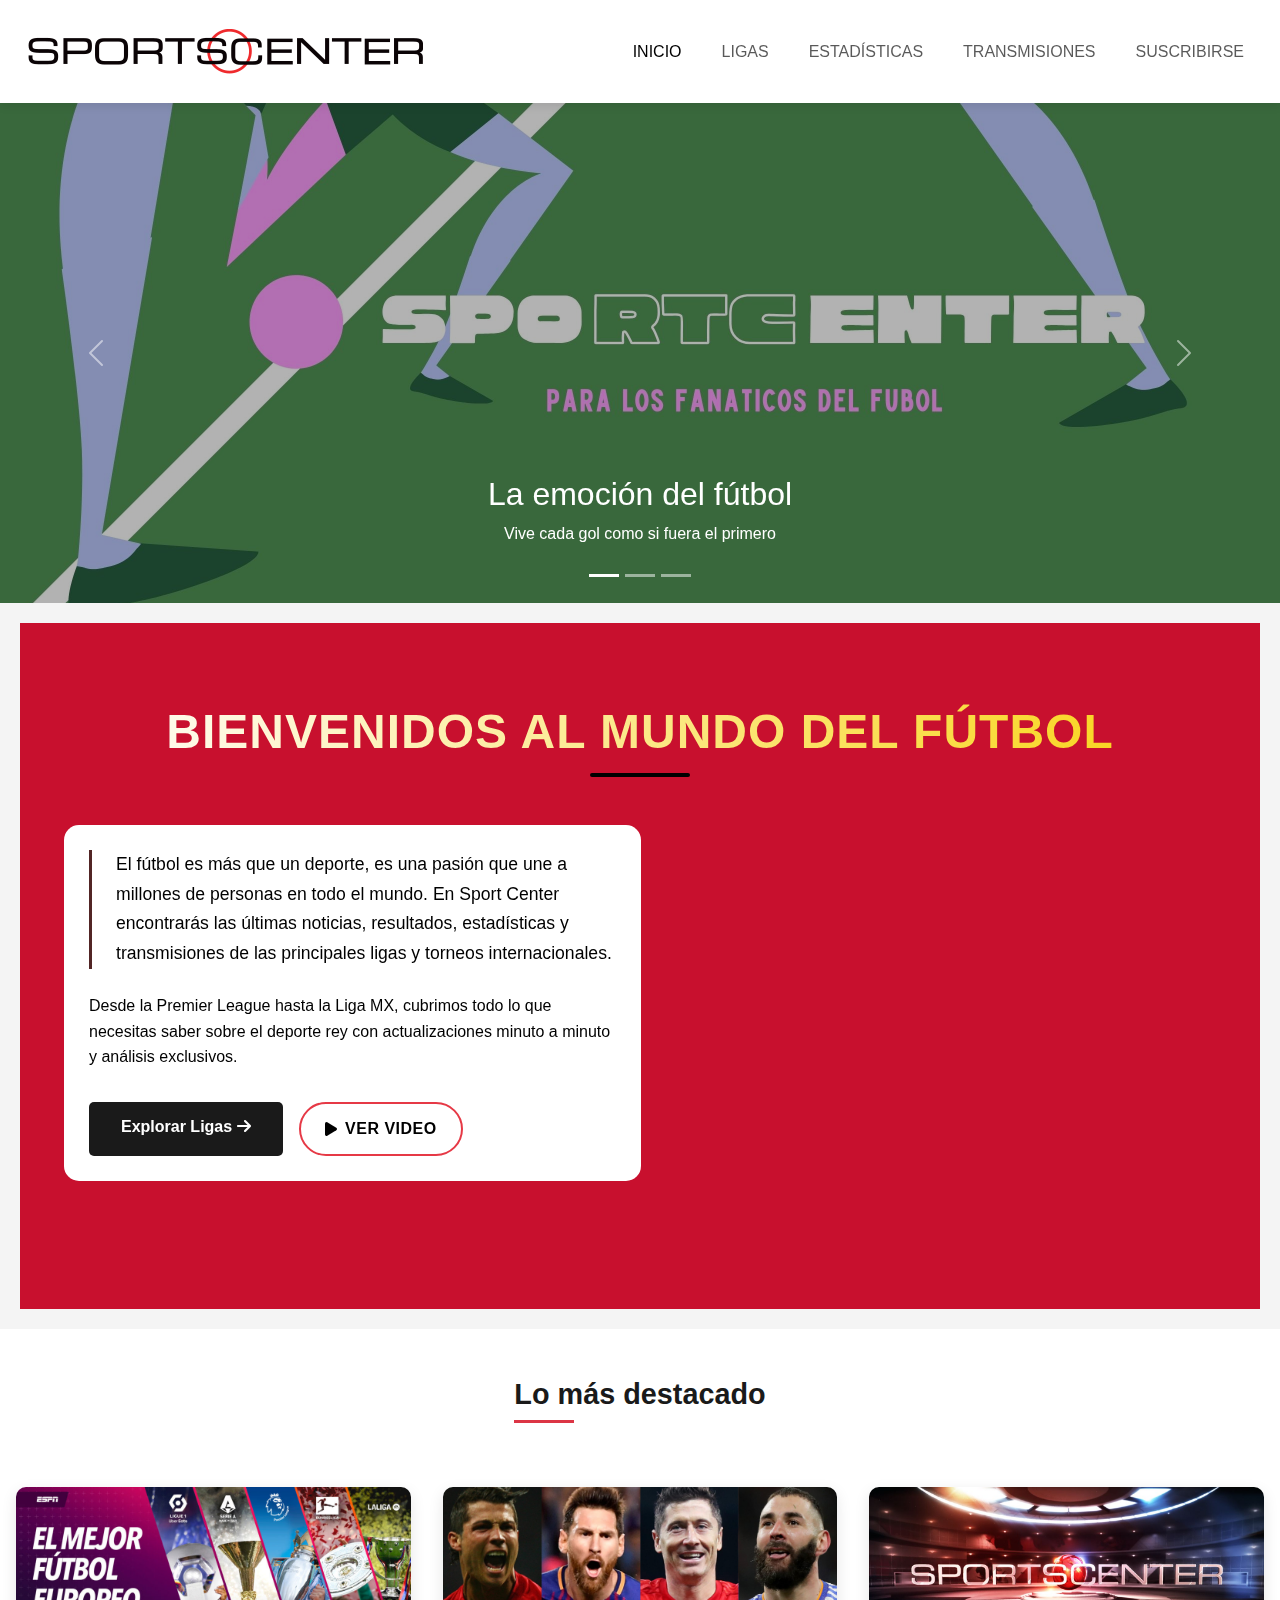
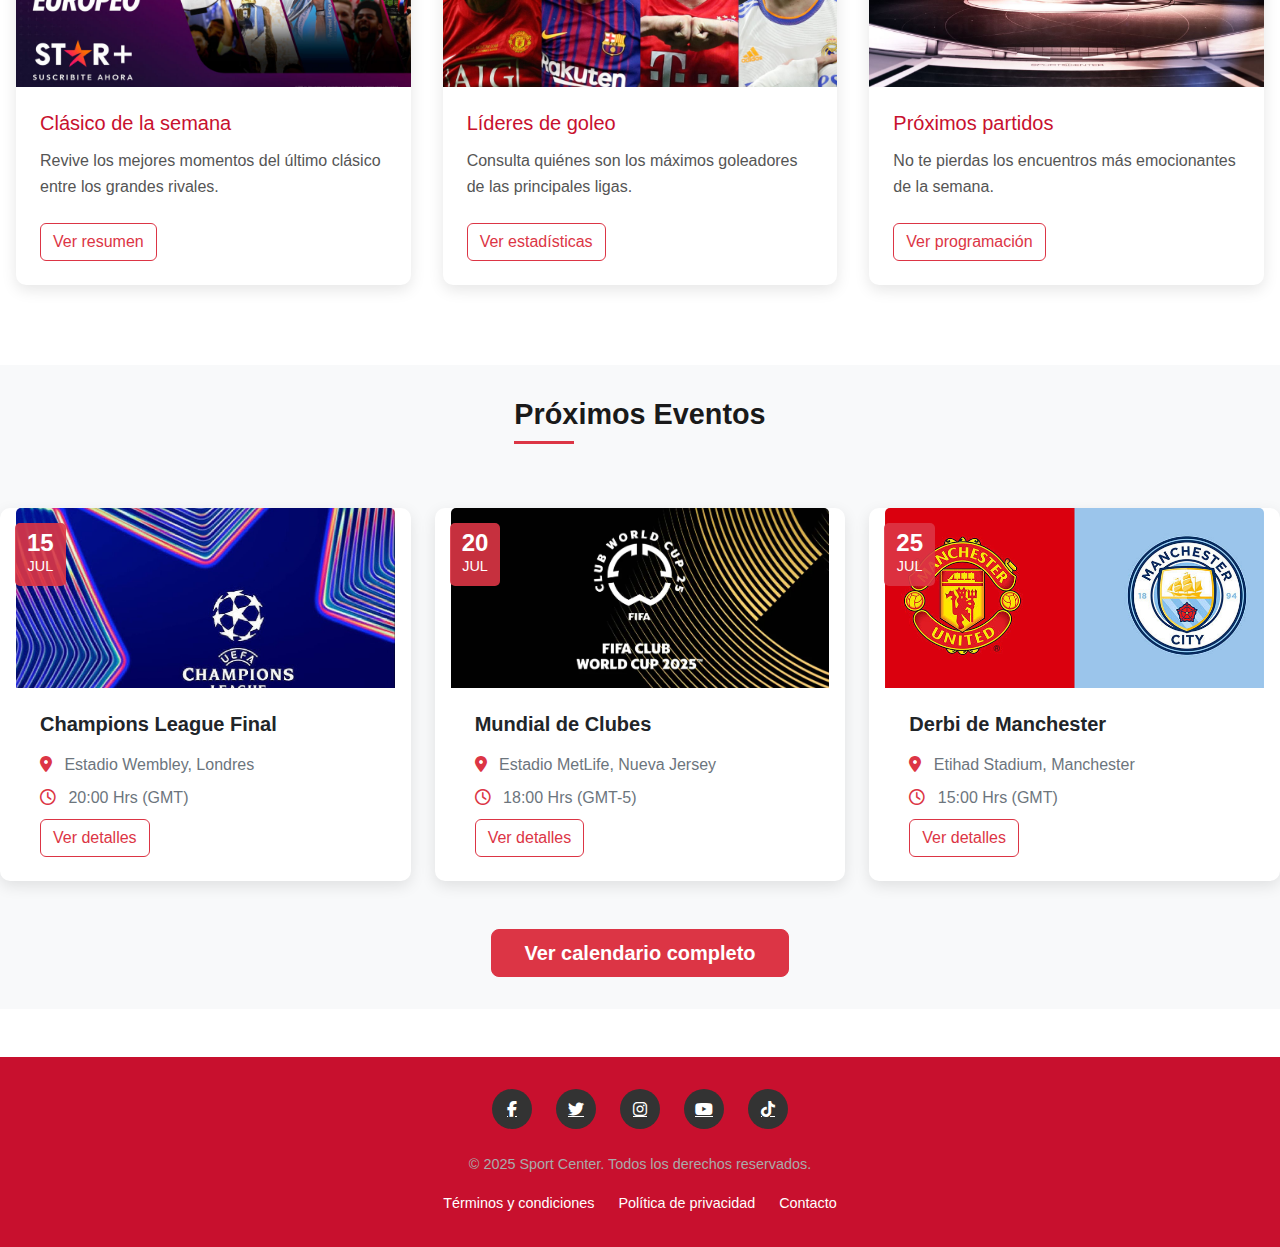
<file: index.html>
<!DOCTYPE html>
<html lang="es">

<head>
    <meta charset="UTF-8">
    <meta name="viewport" content="width=device-width, initial-scale=1.0">
    <link rel="stylesheet" href="https://cdnjs.cloudflare.com/ajax/libs/font-awesome/6.4.0/css/all.min.css">
    <link rel="stylesheet" href="https://cdn.jsdelivr.net/npm/bootstrap@5.3.2/dist/css/bootstrap.min.css">
    <link rel="stylesheet" href="css/style.css">
    <title>Sport Center</title>
</head>

<body>
    <div class="grid-container">


        <header class="header sticky-top">
            <nav class="navbar navbar-expand-lg">
                <div class="container-fluid">
                    <a class="navbar-brand" href="index.html">
                        <img src="img/logo.png" alt="Logo Sport Center" class="logo-img">
                    </a>

                    <div class="d-flex align-items-center">

                        <button class="navbar-toggler" type="button" data-bs-toggle="collapse"
                            data-bs-target="#navbarNav" aria-controls="navbarNav" aria-expanded="false"
                            aria-label="Toggle navigation">
                            <span class="navbar-toggler-icon"></span>
                        </button>
                    </div>

                    <div class="collapse navbar-collapse" id="navbarNav">
                        <ul class="navbar-nav ms-auto">
                            <li class="nav-item"><a class="nav-link active" href="index.html">INICIO</a></li>
                            <li class="nav-item"><a class="nav-link" href="ligas.html">LIGAS</a></li>
                            <li class="nav-item"><a class="nav-link" href="estadisticas.html">ESTADÍSTICAS</a></li>
                            <li class="nav-item"><a class="nav-link" href="transmisiones.html">TRANSMISIONES</a></li>
                            <li class="nav-item"><a class="nav-link btn-subscribe" href="suscribir.html"
                                    id="btnSuscribir">SUSCRIBIRSE</a></li>
                        </ul>
                    </div>
                </div>
            </nav>
        </header>


        <div id="mainCarousel" class="carousel slide carousel-fade" data-bs-ride="carousel" data-bs-interval="3000">
            <div class="carousel-indicators">
                <button type="button" data-bs-target="#mainCarousel" data-bs-slide-to="0" class="active"
                    aria-current="true" aria-label="Slide 1"></button>
                <button type="button" data-bs-target="#mainCarousel" data-bs-slide-to="1" aria-label="Slide 2"></button>
                <button type="button" data-bs-target="#mainCarousel" data-bs-slide-to="2" aria-label="Slide 3"></button>
            </div>

            <div class="carousel-inner">
                <div class="carousel-item active">
                    <img src="img/banner1.jpg" class="d-block w-100" alt="Estadio de fútbol">
                    <div class="carousel-caption d-none d-md-block">
                        <h2>La emoción del fútbol</h2>
                        <p>Vive cada gol como si fuera el primero</p>
                    </div>
                </div>
                <div class="carousel-item">
                    <img src="img/banner2.jpg" class="d-block w-100" alt="Jugadores celebrando">
                    <div class="carousel-caption d-none d-md-block">
                        <h2>Resultados en tiempo real</h2>
                        <p>No te pierdas ningún detalle de tus ligas favoritas</p>
                    </div>
                </div>
                <div class="carousel-item">
                    <img src="img/banner3.jpg" class="d-block w-100" alt="Partido en progreso">
                    <div class="carousel-caption d-none d-md-block">
                        <h2>Transmisiones en vivo</h2>
                        <p>Disfruta de los mejores partidos donde quiera que estés</p>
                    </div>
                </div>
            </div>

            <button class="carousel-control-prev" type="button" data-bs-target="#mainCarousel" data-bs-slide="prev">
                <span class="carousel-control-prev-icon" aria-hidden="true"></span>
                <span class="visually-hidden">Anterior</span>
            </button>
            <button class="carousel-control-next" type="button" data-bs-target="#mainCarousel" data-bs-slide="next">
                <span class="carousel-control-next-icon" aria-hidden="true"></span>
                <span class="visually-hidden">Siguiente</span>
            </button>
        </div>

        <main class="main">
            <section class="welcome-section">
                <div class="container">
                    <h1 class="welcome-title">Bienvenidos al mundo del fútbol</h1>
                    <div class="welcome-content">
                        <div class="welcome-text">
                            <p class="highlight-text">El fútbol es más que un deporte, es una pasión que une a millones
                                de personas en todo el mundo. En Sport Center encontrarás las últimas noticias,
                                resultados, estadísticas y transmisiones de las principales ligas y torneos
                                internacionales.</p>
                            <p>Desde la Premier League hasta la Liga MX, cubrimos todo lo que necesitas saber sobre el
                                deporte rey con actualizaciones minuto a minuto y análisis exclusivos.</p>
                            <div class="buttons-container">
                                <a href="ligas.html" class="btn btn-explore">Explorar Ligas <i
                                        class="fas fa-arrow-right"></i></a>
                                <a href="#" class="btn btn-video"><i class="fas fa-play"></i> Ver Video</a>
                            </div>
                        </div>
                        <div class="welcome-media">

                            <iframe width="560" height="315"
                                src="https://www.youtube.com/embed/n5znAa0-8xU?controls=0&autoplay=1&mute=1&loop=1&playlist=n5znAa0-8xU"
                                title="YouTube video player" frameborder="0" allow="autoplay; encrypted-media"
                                allowfullscreen>
                            </iframe>



                        </div>

                        <img src="img/estadio.jpeg" alt="Estadio de fútbol"
                            class="backup-image img-fluid rounded shadow">
                    </div>
                </div>
    </div>
    </section>


    <section class="highlights mt-5">
            <div class="section-header">
  <h2 class="section-title">Lo más destacado</h2>
</div>

        <div class="highlight-cards">
            <div class="card highlight-card">
                <img src="img/clasicos.jpg" class="card-img-top" alt="Partido destacado">
                <div class="card-body">
                    <h5 class="card-title">Clásico de la semana</h5>
                    <p class="card-text">Revive los mejores momentos del último clásico entre los grandes
                        rivales.</p>
                    <a href="#" class="btn btn-outline-danger">Ver resumen</a>
                </div>
            </div>
            <div class="card highlight-card">
                <img src="img/maximos.jpeg" class="card-img-top" alt="Estadísticas">
                <div class="card-body">
                    <h5 class="card-title">Líderes de goleo</h5>
                    <p class="card-text">Consulta quiénes son los máximos goleadores de las principales ligas.
                    </p>
                    <a href="estadisticas.html" class="btn btn-outline-danger">Ver estadísticas</a>
                </div>
            </div>
            <div class="card highlight-card">
                <img src="img/transmisiones.jpg" class="card-img-top" alt="Transmisión">
                <div class="card-body">
                    <h5 class="card-title">Próximos partidos</h5>
                    <p class="card-text">No te pierdas los encuentros más emocionantes de la semana.</p>
                    <a href="transmisiones.html" class="btn btn-outline-danger">Ver programación</a>
                </div>
            </div>
        </div>
    </section>


    <section class="upcoming-events mt-5">
    <div class="section-header">
        <h2 class="section-title">Próximos Eventos</h2>
       
    </div>

    <div class="event-cards row">
        <div class="col-md-4 mb-4">
            <div class="card event-card h-100">
                <div class="event-date">
                    <span class="day">15</span>
                    <span class="month">Jul</span>
                </div>
                <img src="img/champions.jpg" class="card-img-top" alt="Partido de Champions">
                <div class="card-body">
                    <h5 class="card-title">Champions League Final</h5>
                    <p class="card-text"><i class="fas fa-map-marker-alt"></i> Estadio Wembley, Londres</p>
                    <p class="card-text"><i class="far fa-clock"></i> 20:00 Hrs (GMT)</p>
                    <a href="transmisiones.html" class="btn btn-outline-danger">Ver detalles</a>
                </div>
            </div>
        </div>
        
        <div class="col-md-4 mb-4">
            <div class="card event-card h-100">
                <div class="event-date">
                    <span class="day">20</span>
                    <span class="month">Jul</span>
                </div>
                <img src="img/mundial.png" class="card-img-top" alt="Partido de Liga MX">
                <div class="card-body">
                    <h5 class="card-title">Mundial de Clubes</h5>
                    <p class="card-text"><i class="fas fa-map-marker-alt"></i> Estadio MetLife, Nueva Jersey</p>
                    <p class="card-text"><i class="far fa-clock"></i> 18:00 Hrs (GMT-5)</p>
                    <a href="transmisiones.html" class="btn btn-outline-danger">Ver detalles</a>
                </div>
            </div>
        </div>
        
        <div class="col-md-4 mb-4">
            <div class="card event-card h-100">
                <div class="event-date">
                    <span class="day">25</span>
                    <span class="month">Jul</span>
                </div>
                <img src="img/derbi.jpg" class="card-img-top" alt="Partido de Premier League">
                <div class="card-body">
                    <h5 class="card-title">Derbi de Manchester</h5>
                    <p class="card-text"><i class="fas fa-map-marker-alt"></i> Etihad Stadium, Manchester</p>
                    <p class="card-text"><i class="far fa-clock"></i> 15:00 Hrs (GMT)</p>
                    <a href="transmisiones.html" class="btn btn-outline-danger">Ver detalles</a>
                </div>
            </div>
        </div>
    </div>
    
    <div class="text-center mt-4">
        <a href="transmisiones.html" class="btn btn-danger btn-lg">Ver calendario completo</a>
    </div>
</section>
    </main>



    <footer class="footer">
        <div class="footer-content">
            <div class="social-links">
                <a href="#" class="social-link"><i class="fab fa-facebook-f"></i></a>
                <a href="#" class="social-link"><i class="fab fa-twitter"></i></a>
                <a href="#" class="social-link"><i class="fab fa-instagram"></i></a>
                <a href="#" class="social-link"><i class="fab fa-youtube"></i></a>
                <a href="#" class="social-link"><i class="fab fa-tiktok"></i></a>
            </div>
            <div class="footer-info">
                <p>&copy; 2025 Sport Center. Todos los derechos reservados.</p>
                <div class="footer-links">
                    <a href="#">Términos y condiciones</a>
                    <a href="#">Política de privacidad</a>
                    <a href="#">Contacto</a>
                </div>
            </div>
        </div>
    </footer>
    </div>
    </div>

    <script src="https://cdn.jsdelivr.net/npm/bootstrap@5.3.2/dist/js/bootstrap.bundle.min.js"></script>
    <script src="js/script.js"></script>
</body>

</html>
</file>
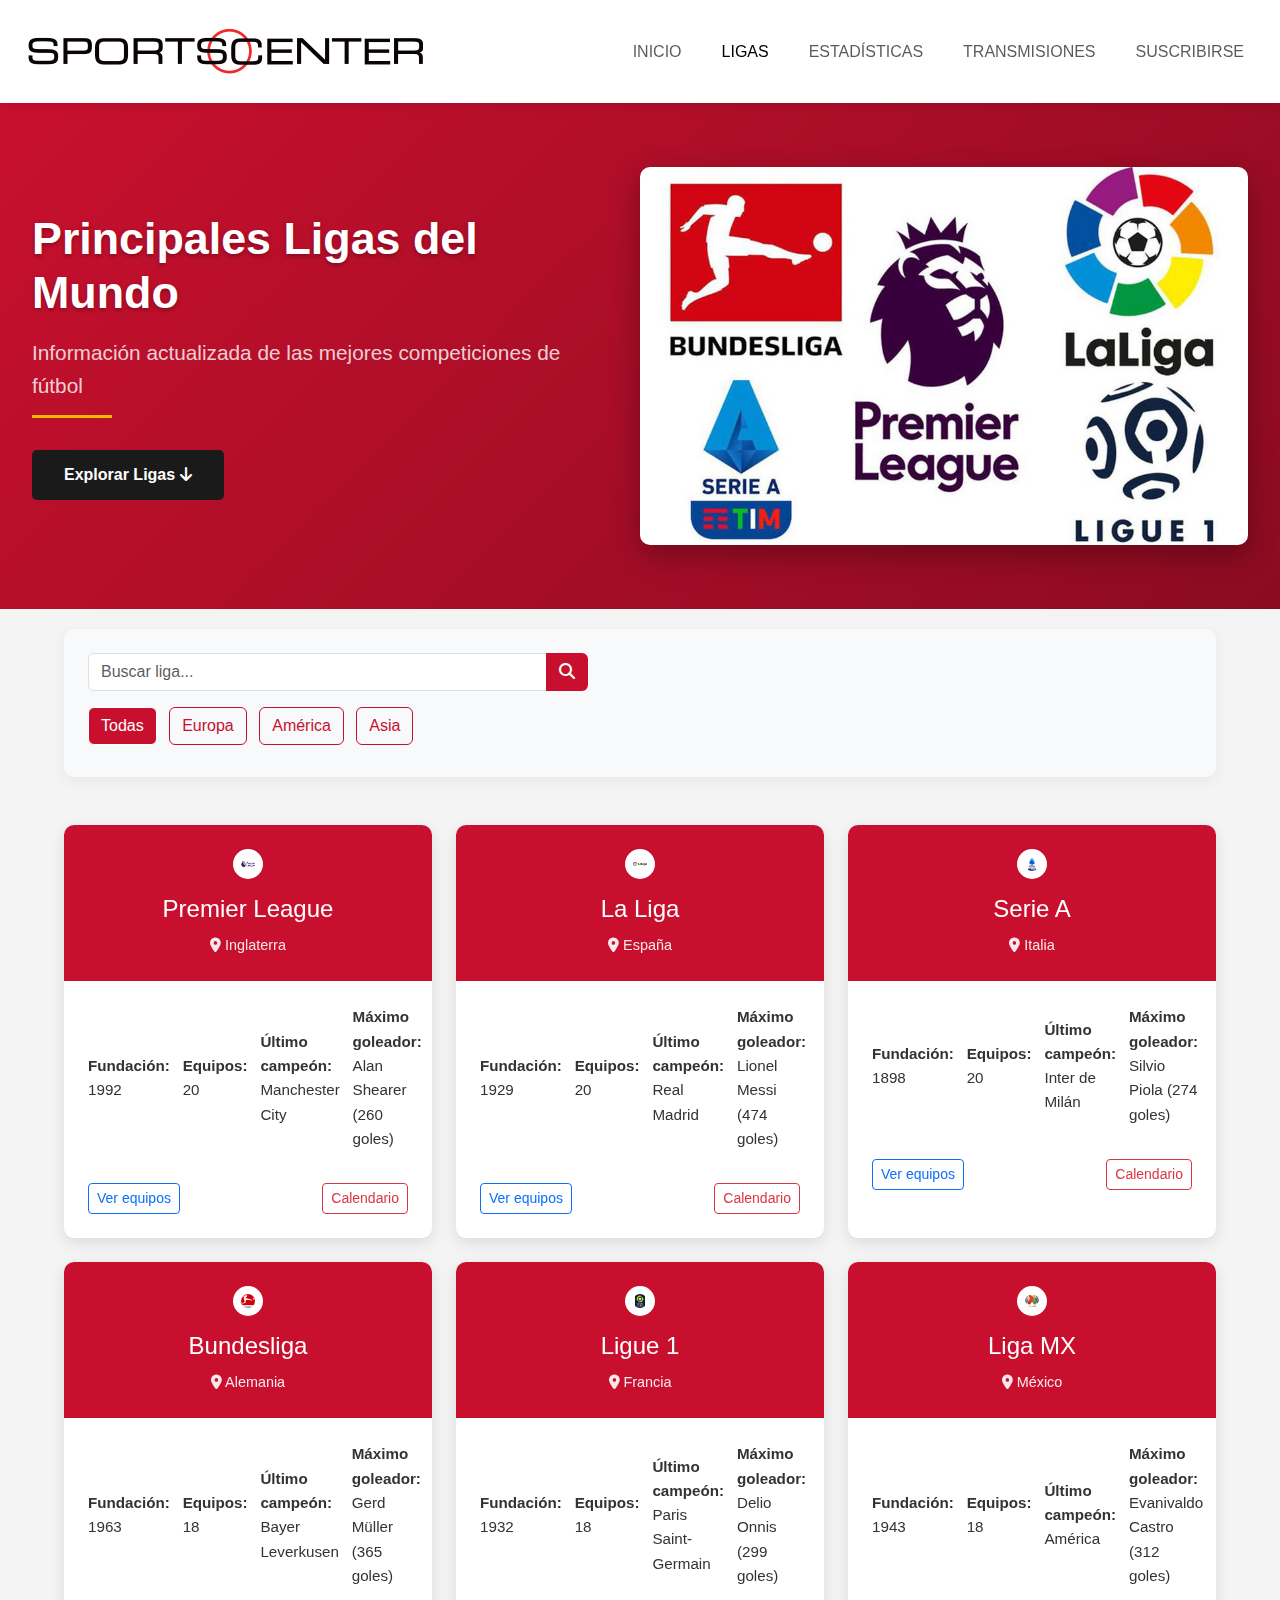
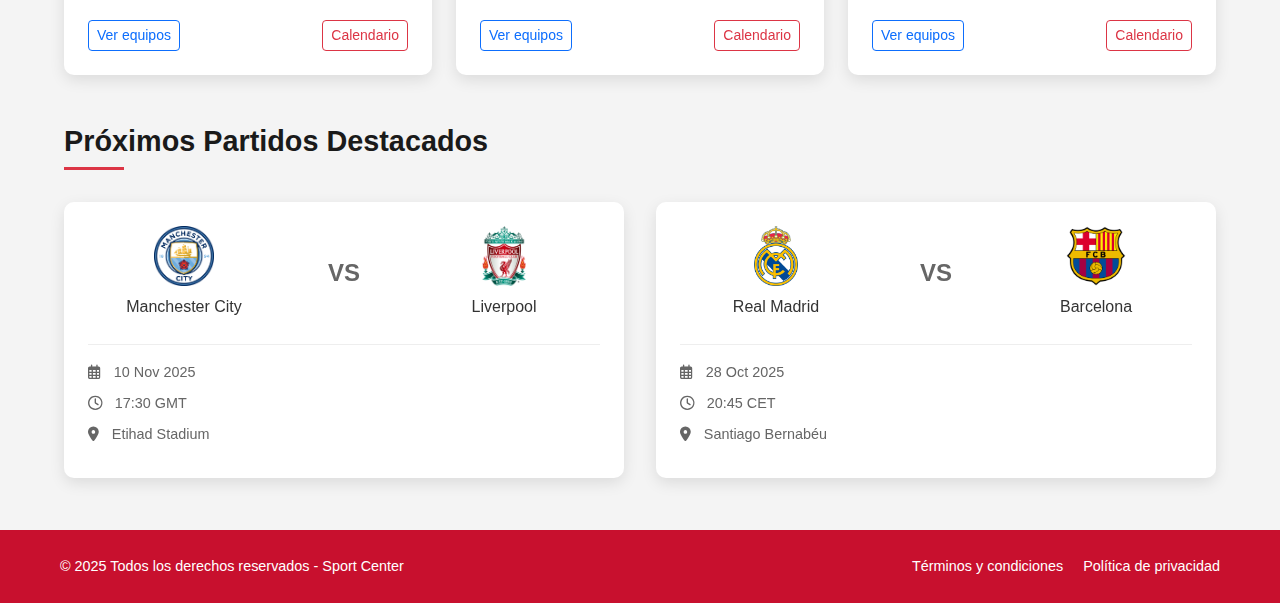
<file: ligas.html>
<!DOCTYPE html>
<html lang="es">
<head>
    <meta charset="UTF-8">
    <meta name="viewport" content="width=device-width, initial-scale=1.0">
    <title>Ligas de Fútbol | Sport Center</title>
    <link rel="stylesheet" href="https://cdnjs.cloudflare.com/ajax/libs/font-awesome/6.4.0/css/all.min.css">
    <link rel="stylesheet" href="https://cdn.jsdelivr.net/npm/bootstrap@5.3.2/dist/css/bootstrap.min.css">
    <link rel="stylesheet" href="css/style.css">
</head>
<body>
    <div class="grid-container">

       
        <header class="header sticky-top">
            <nav class="navbar navbar-expand-lg">
                <div class="container-fluid">
                    <a class="navbar-brand" href="index.html">
                        <img src="img/logo.png" alt="Logo Sport Center" class="logo-img">
                    </a>
                    
                    <div class="d-flex align-items-center">
                        
                        <button class="navbar-toggler" type="button" data-bs-toggle="collapse" data-bs-target="#navbarNav" aria-controls="navbarNav" aria-expanded="false" aria-label="Toggle navigation">
                            <span class="navbar-toggler-icon"></span>
                        </button>
                    </div>
                    
                    <div class="collapse navbar-collapse" id="navbarNav">
                        <ul class="navbar-nav ms-auto">                
                            <li class="nav-item"><a class="nav-link" href="index.html">INICIO</a></li>
                            <li class="nav-item"><a class="nav-link active" href="ligas.html">LIGAS</a></li>
                            <li class="nav-item"><a class="nav-link" href="estadisticas.html">ESTADÍSTICAS</a></li>
                            <li class="nav-item"><a class="nav-link" href="transmisiones.html">TRANSMISIONES</a></li>
                            <li class="nav-item"><a class="nav-link btn-subscribe" href="suscribir.html" id="btnSuscribir">SUSCRIBIRSE</a></li>
                        </ul>
                    </div>
                </div>
            </nav>
        </header>

       
        <section class="league-hero">
            <div class="hero-content">
                <h1>Principales Ligas del Mundo</h1>
                <p class="lead">Información actualizada de las mejores competiciones de fútbol</p>
                <a href="#ligas-container" class="btn btn-explore">Explorar Ligas <i class="fas fa-arrow-down"></i></a>
            </div>
            <div class="hero-image">
                <img src="img/ligas.jpg" alt="Imagen de ligas" class="img-fluid">
            </div>
        </section>

        
        <main class="ligas-container" id="ligas-container">
            <div class="container">
                
                <div class="league-filter mb-5">
                    <div class="input-group">
                        <input type="text" class="form-control" placeholder="Buscar liga..." id="leagueSearch">
                        <button class="btn btn-search" type="button"><i class="fas fa-search"></i></button>
                    </div>
                    <div class="filter-buttons mt-3">
                        <button class="btn btn-filter active" data-filter="all">Todas</button>
                        <button class="btn btn-filter" data-filter="europe">Europa</button>
                        <button class="btn btn-filter" data-filter="america">América</button>
                        <button class="btn btn-filter" data-filter="asia">Asia</button>
                    </div>
                </div>

                
                <div class="row g-4 league-grid">
                  
                    <div class="col-md-6 col-lg-4" data-region="europe">
                        <div class="league-card">
                            <div class="league-header">
                                <img src="img//premier.png" alt="Premier League" class="league-logo">
                                <h3>Premier League</h3>
                                <span class="league-country"><i class="fas fa-map-marker-alt"></i> Inglaterra</span>
                            </div>
                            <div class="league-body">
                                <div class="league-info">
                                    <p><strong>Fundación:</strong> 1992</p>
                                    <p><strong>Equipos:</strong> 20</p>
                                    <p><strong>Último campeón:</strong> Manchester City</p>
                                    <p><strong>Máximo goleador:</strong> Alan Shearer (260 goles)</p>
                                </div>
                                <div class="league-actions">
                                    <a href="#" class="btn btn-outline-primary btn-sm">Ver equipos</a>
                                    <a href="#" class="btn btn-outline-danger btn-sm">Calendario</a>
                                </div>
                            </div>
                        </div>
                    </div>

                   
                    <div class="col-md-6 col-lg-4" data-region="europe">
                        <div class="league-card">
                            <div class="league-header">
                                <img src="img/laliga.png" alt="La Liga" class="league-logo">
                                <h3>La Liga</h3>
                                <span class="league-country"><i class="fas fa-map-marker-alt"></i> España</span>
                            </div>
                            <div class="league-body">
                                <div class="league-info">
                                    <p><strong>Fundación:</strong> 1929</p>
                                    <p><strong>Equipos:</strong> 20</p>
                                    <p><strong>Último campeón:</strong> Real Madrid</p>
                                    <p><strong>Máximo goleador:</strong> Lionel Messi (474 goles)</p>
                                </div>
                                <div class="league-actions">
                                    <a href="#" class="btn btn-outline-primary btn-sm">Ver equipos</a>
                                    <a href="#" class="btn btn-outline-danger btn-sm">Calendario</a>
                                </div>
                            </div>
                        </div>
                    </div>

                    
                    <div class="col-md-6 col-lg-4" data-region="europe">
                        <div class="league-card">
                            <div class="league-header">
                                <img src="img/seriea.png" alt="Serie A" class="league-logo">
                                <h3>Serie A</h3>
                                <span class="league-country"><i class="fas fa-map-marker-alt"></i> Italia</span>
                            </div>
                            <div class="league-body">
                                <div class="league-info">
                                    <p><strong>Fundación:</strong> 1898</p>
                                    <p><strong>Equipos:</strong> 20</p>
                                    <p><strong>Último campeón:</strong> Inter de Milán</p>
                                    <p><strong>Máximo goleador:</strong> Silvio Piola (274 goles)</p>
                                </div>
                                <div class="league-actions">
                                    <a href="#" class="btn btn-outline-primary btn-sm">Ver equipos</a>
                                    <a href="#" class="btn btn-outline-danger btn-sm">Calendario</a>
                                </div>
                            </div>
                        </div>
                    </div>

                   
                    <div class="col-md-6 col-lg-4" data-region="europe">
                        <div class="league-card">
                            <div class="league-header">
                                <img src="img/bundesliga.png" alt="Bundesliga" class="league-logo">
                                <h3>Bundesliga</h3>
                                <span class="league-country"><i class="fas fa-map-marker-alt"></i> Alemania</span>
                            </div>
                            <div class="league-body">
                                <div class="league-info">
                                    <p><strong>Fundación:</strong> 1963</p>
                                    <p><strong>Equipos:</strong> 18</p>
                                    <p><strong>Último campeón:</strong> Bayer Leverkusen</p>
                                    <p><strong>Máximo goleador:</strong> Gerd Müller (365 goles)</p>
                                </div>
                                <div class="league-actions">
                                    <a href="#" class="btn btn-outline-primary btn-sm">Ver equipos</a>
                                    <a href="#" class="btn btn-outline-danger btn-sm">Calendario</a>
                                </div>
                            </div>
                        </div>
                    </div>

                   
                    <div class="col-md-6 col-lg-4" data-region="europe">
                        <div class="league-card">
                            <div class="league-header">
                                <img src="img/lige1.png" alt="Ligue 1" class="league-logo">
                                <h3>Ligue 1</h3>
                                <span class="league-country"><i class="fas fa-map-marker-alt"></i> Francia</span>
                            </div>
                            <div class="league-body">
                                <div class="league-info">
                                    <p><strong>Fundación:</strong> 1932</p>
                                    <p><strong>Equipos:</strong> 18</p>
                                    <p><strong>Último campeón:</strong> Paris Saint-Germain</p>
                                    <p><strong>Máximo goleador:</strong> Delio Onnis (299 goles)</p>
                                </div>
                                <div class="league-actions">
                                    <a href="#" class="btn btn-outline-primary btn-sm">Ver equipos</a>
                                    <a href="#" class="btn btn-outline-danger btn-sm">Calendario</a>
                                </div>
                            </div>
                        </div>
                    </div>

                    
                    <div class="col-md-6 col-lg-4" data-region="america">
                        <div class="league-card">
                            <div class="league-header">
                                <img src="img/ligamx.png" alt="Liga MX" class="league-logo">
                                <h3>Liga MX</h3>
                                <span class="league-country"><i class="fas fa-map-marker-alt"></i> México</span>
                            </div>
                            <div class="league-body">
                                <div class="league-info">
                                    <p><strong>Fundación:</strong> 1943</p>
                                    <p><strong>Equipos:</strong> 18</p>
                                    <p><strong>Último campeón:</strong> América</p>
                                    <p><strong>Máximo goleador:</strong> Evanivaldo Castro (312 goles)</p>
                                </div>
                                <div class="league-actions">
                                    <a href="#" class="btn btn-outline-primary btn-sm">Ver equipos</a>
                                    <a href="#" class="btn btn-outline-danger btn-sm">Calendario</a>
                                </div>
                            </div>
                        </div>
                    </div>
                </div>

                
                <section class="upcoming-matches mt-5">
                    <h2 class="section-title">Próximos Partidos Destacados</h2>
                    <div class="matches-grid">
                        <div class="match-card">
                            <div class="teams">
                                <div class="team">
                                    <img src="img/mancity.png" alt="Manchester City">
                                    <span>Manchester City</span>
                                </div>
                                <div class="vs">VS</div>
                                <div class="team">
                                    <img src="img/liverpool.png" alt="Liverpool">
                                    <span>Liverpool</span>
                                </div>
                            </div>
                            <div class="match-info">
                                <p><i class="far fa-calendar-alt"></i> 10 Nov 2025</p>
                                <p><i class="far fa-clock"></i> 17:30 GMT</p>
                                <p><i class="fas fa-map-marker-alt"></i> Etihad Stadium</p>
                            </div>
                        </div>
                        
                        <div class="match-card">
                            <div class="teams">
                                <div class="team">
                                    <img src="img/realmadrid.png" alt="Real Madrid">
                                    <span>Real Madrid</span>
                                </div>
                                <div class="vs">VS</div>
                                <div class="team">
                                    <img src="img/barcelona.png" alt="Barcelona">
                                    <span>Barcelona</span>
                                </div>
                            </div>
                            <div class="match-info">
                                <p><i class="far fa-calendar-alt"></i> 28 Oct 2025</p>
                                <p><i class="far fa-clock"></i> 20:45 CET</p>
                                <p><i class="fas fa-map-marker-alt"></i> Santiago Bernabéu</p>
                            </div>
                        </div>
                    </div>
                </section>
            </div>
        </main>

            <footer>
            <div class="footer-bar">
                <p>&copy; 2025 Todos los derechos reservados - Sport Center</p>
                <div class="footer-legal">
                    <a href="#">Términos y condiciones</a>
                    <a href="#">Política de privacidad</a>
                </div>
            </div>
        </footer>
    </div>
    <script>document.addEventListener('DOMContentLoaded', function() {
    // 1. Filtrado de ligas por región
    const filterButtons = document.querySelectorAll('.btn-filter');
    const leagueCards = document.querySelectorAll('.league-card');
    
    filterButtons.forEach(button => {
        button.addEventListener('click', function() {
            // Remover clase active de todos los botones
            filterButtons.forEach(btn => btn.classList.remove('active'));
            // Agregar clase active al botón clickeado
            this.classList.add('active');
            
            const filterValue = this.getAttribute('data-filter');
            
            // Filtrar las tarjetas
            leagueCards.forEach(card => {
                const cardRegion = card.closest('[data-region]').getAttribute('data-region');
                
                if (filterValue === 'all' || cardRegion === filterValue) {
                    card.closest('.col-md-6').style.display = 'block';
                } else {
                    card.closest('.col-md-6').style.display = 'none';
                }
            });
        });
    });

    // 2. Búsqueda de ligas
    const leagueSearch = document.getElementById('leagueSearch');
    const searchButton = document.querySelector('.btn-search');
    
    function performSearch() {
        const searchTerm = leagueSearch.value.toLowerCase();
        
        leagueCards.forEach(card => {
            const leagueName = card.querySelector('h3').textContent.toLowerCase();
            const leagueCountry = card.querySelector('.league-country').textContent.toLowerCase();
            
            if (leagueName.includes(searchTerm) || leagueCountry.includes(searchTerm)) {
                card.closest('.col-md-6').style.display = 'block';
            } else {
                card.closest('.col-md-6').style.display = 'none';
            }
        });
    }
    
    // Evento para el botón de búsqueda
    searchButton.addEventListener('click', performSearch);
    
    // Evento para tecla Enter en el input
    leagueSearch.addEventListener('keyup', function(e) {
        if (e.key === 'Enter') {
            performSearch();
        }
    });

    // 3. Efecto hover para las tarjetas de liga
    leagueCards.forEach(card => {
        card.addEventListener('mouseenter', function() {
            this.style.transform = 'translateY(-5px)';
            this.style.boxShadow = '0 10px 20px rgba(0,0,0,0.1)';
            this.style.transition = 'all 0.3s ease';
        });
        
        card.addEventListener('mouseleave', function() {
            this.style.transform = 'translateY(0)';
            this.style.boxShadow = '0 5px 15px rgba(0,0,0,0.05)';
        });
    });

    // 4. Animación de scroll para el botón "Explorar Ligas"
    const exploreButton = document.querySelector('.btn-explore');
    
    if (exploreButton) {
        exploreButton.addEventListener('click', function(e) {
            e.preventDefault();
            const target = document.querySelector(this.getAttribute('href'));
            
            window.scrollTo({
                top: target.offsetTop - 80,
                behavior: 'smooth'
            });
        });
    }

    // 5. Funcionalidad para las tarjetas de partidos
    const matchCards = document.querySelectorAll('.match-card');
    
    matchCards.forEach(card => {
        card.addEventListener('click', function() {
            // Aquí podrías abrir un modal con más detalles del partido
            alert(`Mostrar detalles del partido: ${this.querySelector('.teams').textContent.trim()}`);
        });
        
        // Efecto hover para las tarjetas de partidos
        card.addEventListener('mouseenter', function() {
            this.style.transform = 'scale(1.02)';
            this.style.transition = 'all 0.3s ease';
        });
        
        card.addEventListener('mouseleave', function() {
            this.style.transform = 'scale(1)';
        });
    });
});

// 7. Función para mostrar un modal de "Próximamente" para botones no implementados
document.addEventListener('click', function(e) {
    if (e.target.classList.contains('btn-outline-primary') || 
        e.target.classList.contains('btn-outline-danger')) {
        e.preventDefault();
        
        // Crear modal dinámico
        const modalHtml = `
            <div class="modal fade" id="featureModal" tabindex="-1" aria-hidden="true">
                <div class="modal-dialog modal-dialog-centered">
                    <div class="modal-content">
                        <div class="modal-header">
                            <h5 class="modal-title">Próximamente</h5>
                            <button type="button" class="btn-close" data-bs-dismiss="modal" aria-label="Close"></button>
                        </div>
                        <div class="modal-body text-center py-4">
                            <i class="fas fa-tools fa-4x mb-3 text-primary"></i>
                            <p>Esta funcionalidad estará disponible en una próxima actualización.</p>
                        </div>
                        <div class="modal-footer">
                            <button type="button" class="btn btn-secondary" data-bs-dismiss="modal">Cerrar</button>
                        </div>
                    </div>
                </div>
            </div>
        `;
        
        // Insertar el modal en el DOM
        document.body.insertAdjacentHTML('beforeend', modalHtml);
        
        // Mostrar el modal
        const featureModal = new bootstrap.Modal(document.getElementById('featureModal'));
        featureModal.show();
        
        // Eliminar el modal cuando se cierre
        document.getElementById('featureModal').addEventListener('hidden.bs.modal', function() {
            this.remove();
        });
    }
});</script>
    <script src="https://cdn.jsdelivr.net/npm/bootstrap@5.3.2/dist/js/bootstrap.bundle.min.js"></script>
    <script src="js/script.js"></script>
</body>
</html>
</file>
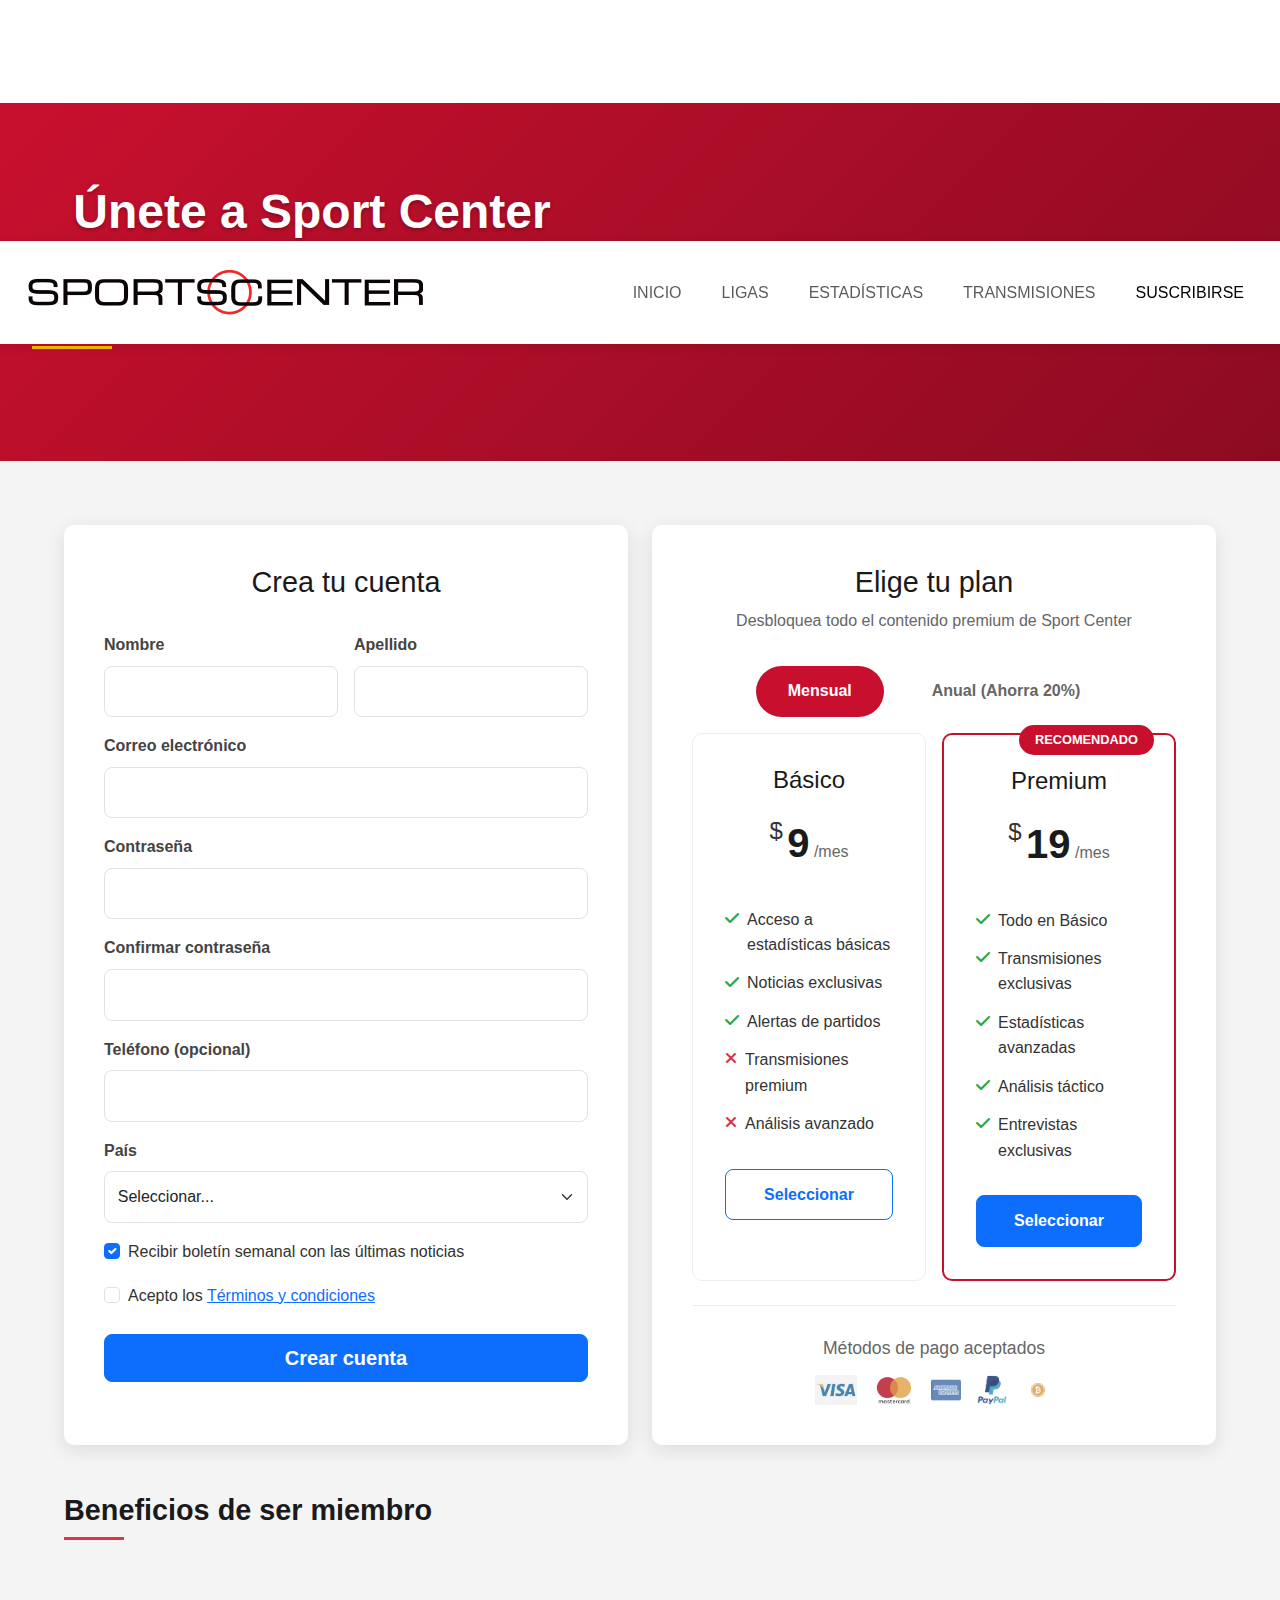
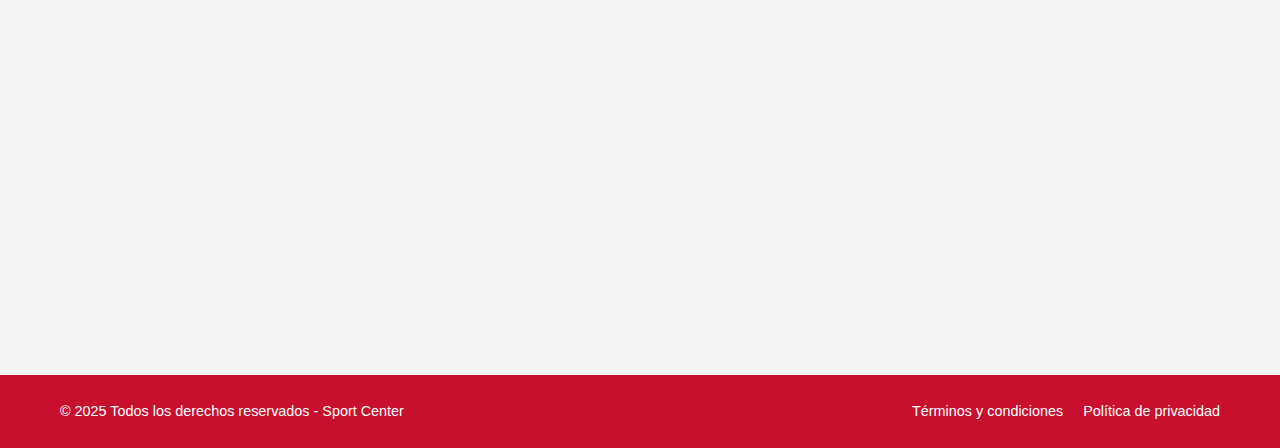
<file: suscribir.html>
<!DOCTYPE html>
<html lang="es">
<head>
    <meta charset="UTF-8">
    <meta name="viewport" content="width=device-width, initial-scale=1.0">
    <title>Suscripción | Sport Center</title>
    <link rel="stylesheet" href="https://cdnjs.cloudflare.com/ajax/libs/font-awesome/6.4.0/css/all.min.css">
    <link rel="stylesheet" href="https://cdn.jsdelivr.net/npm/bootstrap@5.3.2/dist/css/bootstrap.min.css">
    <link rel="stylesheet" href="css/style.css">
</head>
<body>
    <div class="grid-container">

        <!-- Header consistente -->
        <header class="header sticky-top">
            <nav class="navbar navbar-expand-lg">
                <div class="container-fluid">
                    <a class="navbar-brand" href="index.html">
                        <img src="img/logo.png" alt="Logo Sport Center" class="logo-img">
                    </a>
                    
                    <div class="d-flex align-items-center">
                       
                        <button class="navbar-toggler" type="button" data-bs-toggle="collapse" data-bs-target="#navbarNav" aria-controls="navbarNav" aria-expanded="false" aria-label="Toggle navigation">
                            <span class="navbar-toggler-icon"></span>
                        </button>
                    </div>
                    
                    <div class="collapse navbar-collapse" id="navbarNav">
                        <ul class="navbar-nav ms-auto">                
                            <li class="nav-item"><a class="nav-link" href="index.html">INICIO</a></li>
                            <li class="nav-item"><a class="nav-link" href="ligas.html">LIGAS</a></li>
                            <li class="nav-item"><a class="nav-link" href="estadisticas.html">ESTADÍSTICAS</a></li>
                            <li class="nav-item"><a class="nav-link" href="transmisiones.html">TRANSMISIONES</a></li>
                            <li class="nav-item"><a class="nav-link btn-subscribe active" href="suscribir.html">SUSCRIBIRSE</a></li>
                        </ul>
                    </div>
                </div>
            </nav>
        </header>

        <!-- Hero Section para Suscripción -->
        <section class="subscribe-hero">
            <div class="hero-content">
                <h1>Únete a Sport Center</h1>
                <p class="lead">Accede a contenido exclusivo, estadísticas premium y alertas personalizadas</p>
            </div>
        </section>

        <!-- Contenedor principal de suscripción -->
        <main class="subscribe-container">
            <div class="container">
                <div class="row">
                    <!-- Formulario de suscripción -->
                    <div class="col-lg-6">
                        <div class="subscribe-form-container">
                            <h2 class="form-title">Crea tu cuenta</h2>
                            <form id="subscriptionForm" class="needs-validation" novalidate>
                                <div class="row g-3">
                                    <div class="col-md-6">
                                        <label for="firstName" class="form-label">Nombre</label>
                                        <input type="text" class="form-control" id="firstName" required>
                                        <div class="invalid-feedback">
                                            Por favor ingresa tu nombre
                                        </div>
                                    </div>
                                    <div class="col-md-6">
                                        <label for="lastName" class="form-label">Apellido</label>
                                        <input type="text" class="form-control" id="lastName" required>
                                        <div class="invalid-feedback">
                                            Por favor ingresa tu apellido
                                        </div>
                                    </div>
                                    
                                    <div class="col-12">
                                        <label for="email" class="form-label">Correo electrónico</label>
                                        <input type="email" class="form-control" id="email" required>
                                        <div class="invalid-feedback">
                                            Por favor ingresa un correo válido
                                        </div>
                                    </div>
                                    
                                    <div class="col-12">
                                        <label for="password" class="form-label">Contraseña</label>
                                        <input type="password" class="form-control" id="password" required minlength="8">
                                        <div class="invalid-feedback">
                                            La contraseña debe tener al menos 8 caracteres
                                        </div>
                                    </div>
                                    
                                    <div class="col-12">
                                        <label for="confirmPassword" class="form-label">Confirmar contraseña</label>
                                        <input type="password" class="form-control" id="confirmPassword" required>
                                        <div class="invalid-feedback">
                                            Las contraseñas no coinciden
                                        </div>
                                    </div>
                                    
                                    <div class="col-12">
                                        <label for="phone" class="form-label">Teléfono (opcional)</label>
                                        <input type="tel" class="form-control" id="phone">
                                    </div>
                                    
                                    <div class="col-12">
                                        <label for="country" class="form-label">País</label>
                                        <select class="form-select" id="country" required>
                                            <option value="">Seleccionar...</option>
                                            <option>Argentina</option>
                                            <option>Chile</option>
                                            <option>Colombia</option>
                                            <option>España</option>
                                            <option>México</option>
                                            <option>Perú</option>
                                            <option>Estados Unidos</option>
                                            <option>Otro</option>
                                        </select>
                                        <div class="invalid-feedback">
                                            Por favor selecciona tu país
                                        </div>
                                    </div>
                                    
                                    <div class="col-12">
                                        <div class="form-check">
                                            <input class="form-check-input" type="checkbox" id="newsletter" checked>
                                            <label class="form-check-label" for="newsletter">
                                                Recibir boletín semanal con las últimas noticias
                                            </label>
                                        </div>
                                    </div>
                                    
                                    <div class="col-12">
                                        <div class="form-check">
                                            <input class="form-check-input" type="checkbox" id="terms" required>
                                            <label class="form-check-label" for="terms">
                                                Acepto los <a href="#" data-bs-toggle="modal" data-bs-target="#termsModal">Términos y condiciones</a>
                                            </label>
                                            <div class="invalid-feedback">
                                                Debes aceptar los términos y condiciones
                                            </div>
                                        </div>
                                    </div>
                                    
                                    <div class="col-12 mt-4">
                                        <button class="btn btn-primary btn-lg w-100" type="submit">Crear cuenta</button>
                                    </div>
                                </div>
                            </form>
                        </div>
                    </div>
                    
                    <!-- Planes de suscripción -->
                    <div class="col-lg-6">
                        <div class="plans-container">
                            <h2 class="plans-title">Elige tu plan</h2>
                            <p class="plans-subtitle">Desbloquea todo el contenido premium de Sport Center</p>
                            
                            <div class="plans-tabs">
                                <ul class="nav nav-pills mb-3" id="pills-tab" role="tablist">
                                    <li class="nav-item" role="presentation">
                                        <button class="nav-link active" id="pills-monthly-tab" data-bs-toggle="pill" data-bs-target="#pills-monthly" type="button" role="tab">Mensual</button>
                                    </li>
                                    <li class="nav-item" role="presentation">
                                        <button class="nav-link" id="pills-yearly-tab" data-bs-toggle="pill" data-bs-target="#pills-yearly" type="button" role="tab">Anual (Ahorra 20%)</button>
                                    </li>
                                </ul>
                                
                                <div class="tab-content" id="pills-tabContent">
                                    <div class="tab-pane fade show active" id="pills-monthly" role="tabpanel">
                                        <div class="row g-3">
                                            <!-- Plan Básico -->
                                            <div class="col-md-6">
                                                <div class="plan-card">
                                                    <div class="plan-header">
                                                        <h3>Básico</h3>
                                                        <div class="plan-price">
                                                            <span class="currency">$</span>
                                                            <span class="amount">9</span>
                                                            <span class="period">/mes</span>
                                                        </div>
                                                    </div>
                                                    <div class="plan-features">
                                                        <ul>
                                                            <li><i class="fas fa-check"></i> Acceso a estadísticas básicas</li>
                                                            <li><i class="fas fa-check"></i> Noticias exclusivas</li>
                                                            <li><i class="fas fa-check"></i> Alertas de partidos</li>
                                                            <li><i class="fas fa-times"></i> Transmisiones premium</li>
                                                            <li><i class="fas fa-times"></i> Análisis avanzado</li>
                                                        </ul>
                                                    </div>
                                                    <button class="btn btn-outline-primary btn-select-plan" data-plan="basico-mensual">Seleccionar</button>
                                                </div>
                                            </div>
                                            
                                            <!-- Plan Premium -->
                                            <div class="col-md-6">
                                                <div class="plan-card recommended">
                                                    <div class="recommended-badge">RECOMENDADO</div>
                                                    <div class="plan-header">
                                                        <h3>Premium</h3>
                                                        <div class="plan-price">
                                                            <span class="currency">$</span>
                                                            <span class="amount">19</span>
                                                            <span class="period">/mes</span>
                                                        </div>
                                                    </div>
                                                    <div class="plan-features">
                                                        <ul>
                                                            <li><i class="fas fa-check"></i> Todo en Básico</li>
                                                            <li><i class="fas fa-check"></i> Transmisiones exclusivas</li>
                                                            <li><i class="fas fa-check"></i> Estadísticas avanzadas</li>
                                                            <li><i class="fas fa-check"></i> Análisis táctico</li>
                                                            <li><i class="fas fa-check"></i> Entrevistas exclusivas</li>
                                                        </ul>
                                                    </div>
                                                    <button class="btn btn-primary btn-select-plan" data-plan="premium-mensual">Seleccionar</button>
                                                </div>
                                            </div>
                                        </div>
                                    </div>
                                    
                                    <div class="tab-pane fade" id="pills-yearly" role="tabpanel">
                                        <div class="row g-3">
                                            <!-- Plan Básico Anual -->
                                            <div class="col-md-6">
                                                <div class="plan-card">
                                                    <div class="plan-header">
                                                        <h3>Básico</h3>
                                                        <div class="plan-price">
                                                            <span class="currency">$</span>
                                                            <span class="amount">86</span>
                                                            <span class="period">/año</span>
                                                            <div class="savings">Ahorras $22</div>
                                                        </div>
                                                    </div>
                                                    <div class="plan-features">
                                                        <ul>
                                                            <li><i class="fas fa-check"></i> Acceso a estadísticas básicas</li>
                                                            <li><i class="fas fa-check"></i> Noticias exclusivas</li>
                                                            <li><i class="fas fa-check"></i> Alertas de partidos</li>
                                                            <li><i class="fas fa-times"></i> Transmisiones premium</li>
                                                            <li><i class="fas fa-times"></i> Análisis avanzado</li>
                                                        </ul>
                                                    </div>
                                                    <button class="btn btn-outline-primary btn-select-plan" data-plan="basico-anual">Seleccionar</button>
                                                </div>
                                            </div>
                                            
                                            <!-- Plan Premium Anual -->
                                            <div class="col-md-6">
                                                <div class="plan-card recommended">
                                                    <div class="recommended-badge">RECOMENDADO</div>
                                                    <div class="plan-header">
                                                        <h3>Premium</h3>
                                                        <div class="plan-price">
                                                            <span class="currency">$</span>
                                                            <span class="amount">182</span>
                                                            <span class="period">/año</span>
                                                            <div class="savings">Ahorras $46</div>
                                                        </div>
                                                    </div>
                                                    <div class="plan-features">
                                                        <ul>
                                                            <li><i class="fas fa-check"></i> Todo en Básico</li>
                                                            <li><i class="fas fa-check"></i> Transmisiones exclusivas</li>
                                                            <li><i class="fas fa-check"></i> Estadísticas avanzadas</li>
                                                            <li><i class="fas fa-check"></i> Análisis táctico</li>
                                                            <li><i class="fas fa-check"></i> Entrevistas exclusivas</li>
                                                        </ul>
                                                    </div>
                                                    <button class="btn btn-primary btn-select-plan" data-plan="premium-anual">Seleccionar</button>
                                                </div>
                                            </div>
                                        </div>
                                    </div>
                                </div>
                            </div>
                            
                            <div class="payment-methods mt-4">
                                <h4>Métodos de pago aceptados</h4>
                                <div class="methods-grid">
                                    <img src="img/visa.png" alt="Visa">
                                    <img src="img/master.png" alt="Mastercard">
                                    <img src="img/american.png" alt="American Express">
                                    <img src="img/paypal.png" alt="PayPal">
                                    <img src="img/bitcoin.png" alt="Bitcoin">
                                </div>
                            </div>
                        </div>
                    </div>
                </div>
                
                <!-- Beneficios de la suscripción -->
                <section class="benefits-section mt-5">
                    <h2 class="section-title">Beneficios de ser miembro</h2>
                    <div class="row g-4">
                        <div class="col-md-4">
                            <div class="benefit-card">
                                <div class="benefit-icon">
                                    <i class="fas fa-chart-line"></i>
                                </div>
                                <h3>Estadísticas Avanzadas</h3>
                                <p>Acceso a datos exclusivos y análisis detallados que no encontrarás en ningún otro sitio.</p>
                            </div>
                        </div>
                        <div class="col-md-4">
                            <div class="benefit-card">
                                <div class="benefit-icon">
                                    <i class="fas fa-video"></i>
                                </div>
                                <h3>Contenido Exclusivo</h3>
                                <p>Videos, entrevistas y transmisiones especiales solo para suscriptores premium.</p>
                            </div>
                        </div>
                        <div class="col-md-4">
                            <div class="benefit-card">
                                <div class="benefit-icon">
                                    <i class="fas fa-bell"></i>
                                </div>
                                <h3>Alertas Personalizadas</h3>
                                <p>Recibe notificaciones sobre tus equipos y jugadores favoritos.</p>
                            </div>
                        </div>
                    </div>
                </section>
            </div>
        </main>

       <footer>
            <div class="footer-bar">
                <p>&copy; 2025 Todos los derechos reservados - Sport Center</p>
                <div class="footer-legal">
                    <a href="#" data-bs-toggle="modal" data-bs-target="#termsModal">Términos y condiciones</a>
                    <a href="#" data-bs-toggle="modal" data-bs-target="#privacyModal">Política de privacidad</a>
                </div>
            </div>
        </footer>
    </div>

    <!-- Modal Términos y Condiciones -->
    <div class="modal fade" id="termsModal" tabindex="-1" aria-hidden="true">
        <div class="modal-dialog modal-lg">
            <div class="modal-content">
                <div class="modal-header">
                    <h5 class="modal-title">Términos y Condiciones</h5>
                    <button type="button" class="btn-close" data-bs-dismiss="modal" aria-label="Close"></button>
                </div>
                <div class="modal-body">
                    <h6>1. Aceptación de los Términos</h6>
                    <p>Al suscribirte a Sport Center, aceptas cumplir con estos términos y condiciones...</p>
                    
                    <h6>2. Suscripciones</h6>
                    <p>Las suscripciones se renuevan automáticamente al final de cada período...</p>
                    
                    <h6>3. Contenido</h6>
                    <p>Todo el contenido proporcionado es para uso personal y no comercial...</p>
                    
                    <h6>4. Cancelación</h6>
                    <p>Puedes cancelar tu suscripción en cualquier momento...</p>
                </div>
                <div class="modal-footer">
                    <button type="button" class="btn btn-secondary" data-bs-dismiss="modal">Cerrar</button>
                </div>
            </div>
        </div>
    </div>

    <!-- Modal Política de Privacidad -->
    <div class="modal fade" id="privacyModal" tabindex="-1" aria-hidden="true">
        <div class="modal-dialog modal-lg">
            <div class="modal-content">
                <div class="modal-header">
                    <h5 class="modal-title">Política de Privacidad</h5>
                    <button type="button" class="btn-close" data-bs-dismiss="modal" aria-label="Close"></button>
                </div>
                <div class="modal-body">
                    <h6>1. Información que Recopilamos</h6>
                    <p>Recopilamos información personal como nombre, correo electrónico y datos de pago...</p>
                    
                    <h6>2. Uso de la Información</h6>
                    <p>Utilizamos tu información para proporcionar y mejorar nuestros servicios...</p>
                    
                    <h6>3. Seguridad</h6>
                    <p>Implementamos medidas de seguridad para proteger tus datos personales...</p>
                    
                    <h6>4. Cookies</h6>
                    <p>Utilizamos cookies para mejorar la experiencia del usuario...</p>
                </div>
                <div class="modal-footer">
                    <button type="button" class="btn btn-secondary" data-bs-dismiss="modal">Cerrar</button>
                </div>
            </div>
        </div>
    </div>

    <!-- Modal de Confirmación de Suscripción -->
    <div class="modal fade" id="successModal" tabindex="-1" aria-hidden="true">
        <div class="modal-dialog">
            <div class="modal-content">
                <div class="modal-header">
                    <h5 class="modal-title">¡Suscripción Exitosa!</h5>
                    <button type="button" class="btn-close" data-bs-dismiss="modal" aria-label="Close"></button>
                </div>
                <div class="modal-body text-center">
                    <div class="success-icon">
                        <i class="fas fa-check-circle"></i>
                    </div>
                    <h4 class="mt-3">Bienvenido a Sport Center Premium</h4>
                    <p>Tu suscripción ha sido activada exitosamente. Ahora tienes acceso a todo nuestro contenido exclusivo.</p>
                    <p>Hemos enviado un correo de confirmación a <strong id="userEmail"></strong></p>
                </div>
                <div class="modal-footer justify-content-center">
                    <button type="button" class="btn btn-primary" data-bs-dismiss="modal">Comenzar a Explorar</button>
                </div>
            </div>
        </div>
    </div>


    
    <script src="https://cdn.jsdelivr.net/npm/bootstrap@5.3.2/dist/js/bootstrap.bundle.min.js"></script>
    <script src="js/script.js"></script>

    <script>document.addEventListener('DOMContentLoaded', function() {
    // Validación del formulario
    const form = document.getElementById('subscriptionForm');
    
    form.addEventListener('submit', function(event) {
        event.preventDefault();
        event.stopPropagation();
        
        // Validar contraseñas coincidentes
        const password = document.getElementById('password');
        const confirmPassword = document.getElementById('confirmPassword');
        
        if (password.value !== confirmPassword.value) {
            confirmPassword.setCustomValidity('Las contraseñas no coinciden');
            confirmPassword.reportValidity();
            return;
        } else {
            confirmPassword.setCustomValidity('');
        }
        
        // Verificar validación general
        if (form.checkValidity()) {
            // Simular envío del formulario
            const email = document.getElementById('email').value;
            document.getElementById('userEmail').textContent = email;
            
            // Mostrar modal de éxito
            const successModal = new bootstrap.Modal(document.getElementById('successModal'));
            successModal.show();
            
            // Resetear formulario
            form.reset();
            form.classList.remove('was-validated');
        } else {
            form.classList.add('was-validated');
        }
    }, false);
    
    // Selección de planes
    const planButtons = document.querySelectorAll('.btn-select-plan');
    
    planButtons.forEach(button => {
        button.addEventListener('click', function() {
            const plan = this.getAttribute('data-plan');
            
            // Resaltar plan seleccionado
            planButtons.forEach(btn => {
                btn.classList.remove('btn-primary');
                btn.classList.add('btn-outline-primary');
            });
            
            this.classList.remove('btn-outline-primary');
            this.classList.add('btn-primary');
            
            console.log('Plan seleccionado:', plan);
            // Aquí podrías actualizar el formulario con el plan seleccionado
        });
    });
    
    // Configurar recordatorio para hacer scroll al formulario si hay errores
    const invalidFields = form.querySelectorAll(':invalid');
    
    if (invalidFields.length > 0) {
        invalidFields[0].scrollIntoView({
            behavior: 'smooth',
            block: 'center'
        });
    }
    
    // Animaciones
    const observer = new IntersectionObserver((entries) => {
        entries.forEach(entry => {
            if (entry.isIntersecting) {
                entry.target.style.opacity = '1';
                entry.target.style.transform = 'translateY(0)';
            }
        });
    }, { threshold: 0.1 });
    
    document.querySelectorAll('.plan-card, .benefit-card').forEach(element => {
        element.style.opacity = '0';
        element.style.transform = 'translateY(20px)';
        element.style.transition = 'opacity 0.5s ease, transform 0.5s ease';
        observer.observe(element);
    });
});</script>
</body>
</html>
</file>
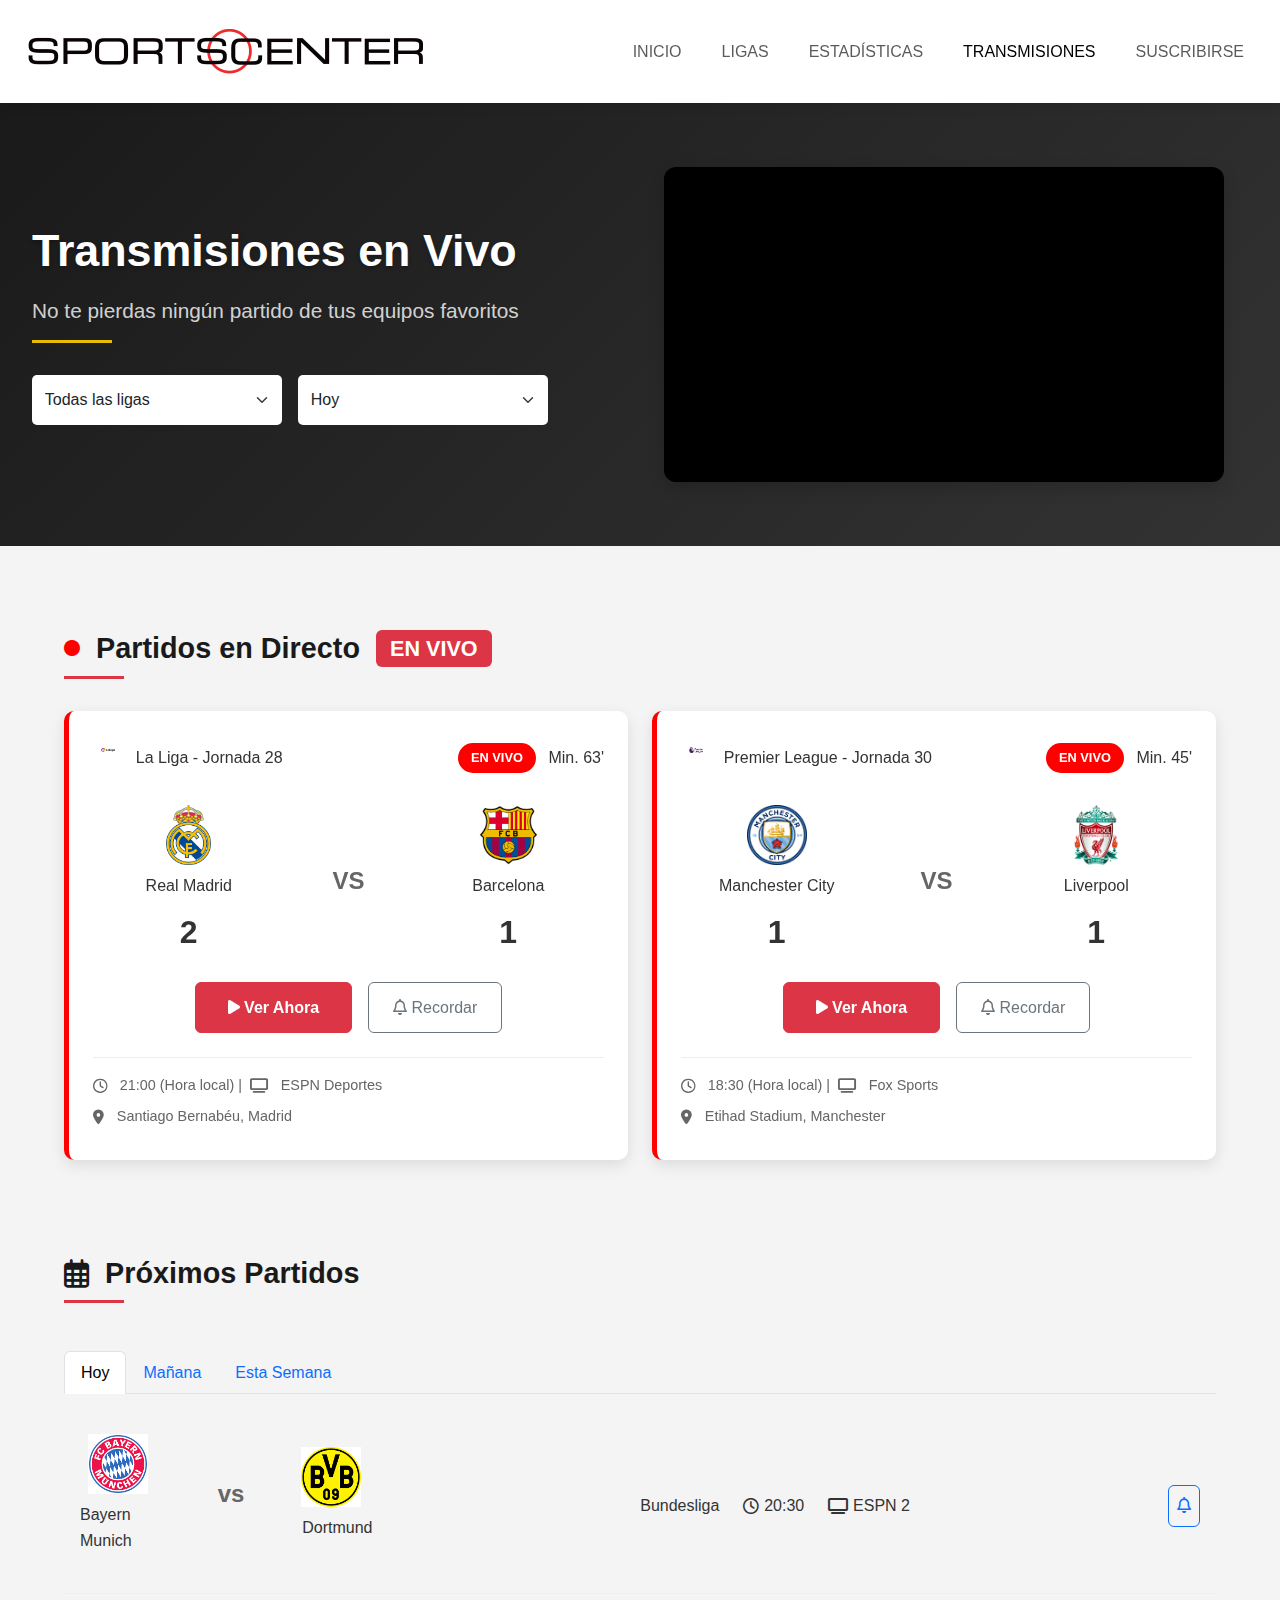
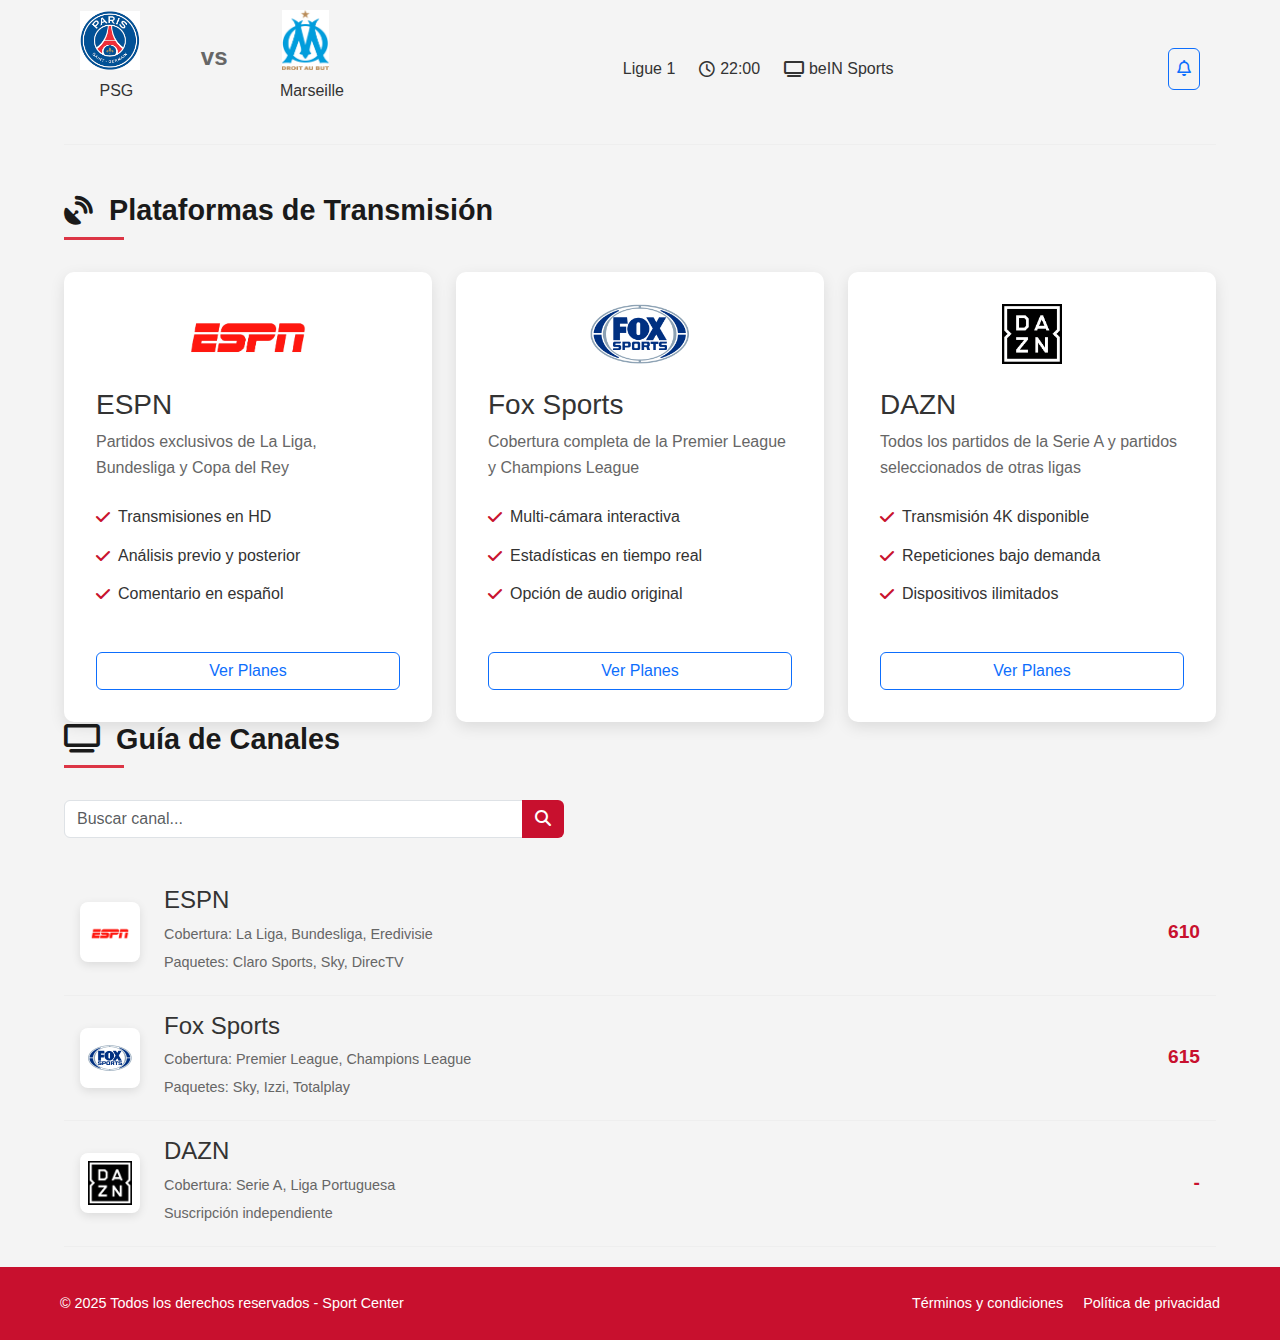
<file: transmisiones.html>
<!DOCTYPE html>
<html lang="es">

<head>
    <meta charset="UTF-8">
    <meta name="viewport" content="width=device-width, initial-scale=1.0">
    <title>Transmisiones en Vivo | Sport Center</title>
    <link rel="stylesheet" href="https://cdnjs.cloudflare.com/ajax/libs/font-awesome/6.4.0/css/all.min.css">
    <link rel="stylesheet" href="https://cdn.jsdelivr.net/npm/bootstrap@5.3.2/dist/css/bootstrap.min.css">
    <link rel="stylesheet" href="css/style.css">
</head>

<body>
    <div class="grid-container">

        <!-- Header consistente -->
        <header class="header sticky-top">
            <nav class="navbar navbar-expand-lg">
                <div class="container-fluid">
                    <a class="navbar-brand" href="index.html">
                        <img src="img/logo.png" alt="Logo Sport Center" class="logo-img">
                    </a>

                    <div class="d-flex align-items-center">

                        <button class="navbar-toggler" type="button" data-bs-toggle="collapse"
                            data-bs-target="#navbarNav" aria-controls="navbarNav" aria-expanded="false"
                            aria-label="Toggle navigation">
                            <span class="navbar-toggler-icon"></span>
                        </button>
                    </div>

                    <div class="collapse navbar-collapse" id="navbarNav">
                        <ul class="navbar-nav ms-auto">
                            <li class="nav-item"><a class="nav-link" href="index.html">INICIO</a></li>
                            <li class="nav-item"><a class="nav-link" href="ligas.html">LIGAS</a></li>
                            <li class="nav-item"><a class="nav-link" href="estadisticas.html">ESTADÍSTICAS</a></li>
                            <li class="nav-item"><a class="nav-link active" href="transmisiones.html">TRANSMISIONES</a>
                            </li>
                            <li class="nav-item"><a class="nav-link btn-subscribe" href="suscribir.html"
                                    id="btnSuscribir">SUSCRIBIRSE</a></li>
                        </ul>
                    </div>
                </div>
            </nav>
        </header>

        <!-- Hero Section para Transmisiones -->
        <section class="streaming-hero">
            <div class="hero-content">
                <h1>Transmisiones en Vivo</h1>
                <p class="lead">No te pierdas ningún partido de tus equipos favoritos</p>
                <div class="streaming-filter">
                    <select class="form-select" id="leagueFilter">
                        <option value="all">Todas las ligas</option>
                        <option value="premier">Premier League</option>
                        <option value="laliga">La Liga</option>
                        <option value="seriea">Serie A</option>
                        <option value="bundesliga">Bundesliga</option>
                        <option value="ligue1">Ligue 1</option>
                    </select>
                    <select class="form-select" id="dateFilter">
                        <option value="today">Hoy</option>
                        <option value="tomorrow">Mañana</option>
                        <option value="week">Esta semana</option>
                    </select>
                </div>
            </div>

            <div class="youtube-player-container">
                <iframe class="youtube-embed"
                    src="https://www.youtube.com/embed/mSIwFRlO8P8?si=u19ijlFXtYQKRzMd&amp;controls=0&amp;start=4&amp;autoplay=1&amp;mute=1"
                    title="YouTube video player" allow="autoplay; encrypted-media" allowfullscreen>
                </iframe>

            </div>
        </section>

        <!-- Contenedor principal de transmisiones -->
        <main class="streaming-container">
            <div class="container">
                <!-- Partidos en vivo -->
                <section class="live-matches">
                    <h2 class="section-title">
                        <i class="fas fa-circle live-icon"></i> Partidos en Directo
                        <span class="badge bg-danger">EN VIVO</span>
                    </h2>

                    <div class="row g-4">
                        <!-- Partido 1 -->
                        <div class="col-md-6">
                            <div class="match-card live">
                                <div class="match-header">
                                    <div class="league-info">
                                        <img src="img/laliga.png" alt="La Liga" class="league-logo">
                                        <span>La Liga - Jornada 28</span>
                                    </div>
                                    <div class="match-time">
                                        <span class="live-badge">EN VIVO</span>
                                        <span>Min. 63'</span>
                                    </div>
                                </div>
                                <div class="teams">
                                    <div class="team">
                                        <img src="img/realmadrid.png" alt="Real Madrid" class="team-logo">
                                        <span>Real Madrid</span>
                                        <span class="score">2</span>
                                    </div>
                                    <div class="vs">VS</div>
                                    <div class="team">
                                        <img src="img/barcelona.png" alt="Barcelona" class="team-logo">
                                        <span>Barcelona</span>
                                        <span class="score">1</span>
                                    </div>
                                </div>
                                <div class="match-actions">
                                    <a href="#" class="btn btn-danger btn-watch">
                                        <i class="fas fa-play"></i> Ver Ahora
                                    </a>
                                    <button class="btn btn-outline-secondary btn-reminder">
                                        <i class="far fa-bell"></i> Recordar
                                    </button>
                                </div>
                                <div class="match-info">
                                    <p><i class="far fa-clock"></i> 21:00 (Hora local) | <i class="fas fa-tv"></i> ESPN
                                        Deportes</p>
                                    <p><i class="fas fa-map-marker-alt"></i> Santiago Bernabéu, Madrid</p>
                                </div>
                            </div>
                        </div>

                        <!-- Partido 2 -->
                        <div class="col-md-6">
                            <div class="match-card live">
                                <div class="match-header">
                                    <div class="league-info">
                                        <img src="img/premier.png" alt="Premier League" class="league-logo">
                                        <span>Premier League - Jornada 30</span>
                                    </div>
                                    <div class="match-time">
                                        <span class="live-badge">EN VIVO</span>
                                        <span>Min. 45'</span>
                                    </div>
                                </div>
                                <div class="teams">
                                    <div class="team">
                                        <img src="img/mancity.png" alt="Manchester City" class="team-logo">
                                        <span>Manchester City</span>
                                        <span class="score">1</span>
                                    </div>
                                    <div class="vs">VS</div>
                                    <div class="team">
                                        <img src="img/liverpool.png" alt="Liverpool" class="team-logo">
                                        <span>Liverpool</span>
                                        <span class="score">1</span>
                                    </div>
                                </div>
                                <div class="match-actions">
                                    <a href="#" class="btn btn-danger btn-watch">
                                        <i class="fas fa-play"></i> Ver Ahora
                                    </a>
                                    <button class="btn btn-outline-secondary btn-reminder">
                                        <i class="far fa-bell"></i> Recordar
                                    </button>
                                </div>
                                <div class="match-info">
                                    <p><i class="far fa-clock"></i> 18:30 (Hora local) | <i class="fas fa-tv"></i> Fox
                                        Sports</p>
                                    <p><i class="fas fa-map-marker-alt"></i> Etihad Stadium, Manchester</p>
                                </div>
                            </div>
                        </div>
                    </div>
                </section>

                <!-- Próximos partidos -->
                <section class="upcoming-matches">
                    <h2 class="section-title">
                        <i class="far fa-calendar-alt"></i> Próximos Partidos
                    </h2>

                    <div class="schedule-tabs">
                        <ul class="nav nav-tabs" id="scheduleTabs" role="tablist">
                            <li class="nav-item" role="presentation">
                                <button class="nav-link active" id="today-tab" data-bs-toggle="tab"
                                    data-bs-target="#today" type="button" role="tab">Hoy</button>
                            </li>
                            <li class="nav-item" role="presentation">
                                <button class="nav-link" id="tomorrow-tab" data-bs-toggle="tab"
                                    data-bs-target="#tomorrow" type="button" role="tab">Mañana</button>
                            </li>
                            <li class="nav-item" role="presentation">
                                <button class="nav-link" id="week-tab" data-bs-toggle="tab" data-bs-target="#week"
                                    type="button" role="tab">Esta Semana</button>
                            </li>
                        </ul>

                        <div class="tab-content" id="scheduleTabContent">
                            <!-- Hoy -->
                            <div class="tab-pane fade show active" id="today" role="tabpanel">
                                <div class="match-list">
                                    <div class="match-item">
                                        <div class="teams">
                                            <div class="team">
                                                <img src="img/bayern.png" alt="Bayern Munich" class="team-logo-sm">
                                                <span>Bayern Munich</span>
                                            </div>
                                            <div class="vs">vs</div>
                                            <div class="team">
                                                <img src="img/dortmund.png" alt="Dortmund" class="team-logo-sm">
                                                <span>Dortmund</span>
                                            </div>
                                        </div>
                                        <div class="match-details">
                                            <span class="league">Bundesliga</span>
                                            <span class="time"><i class="far fa-clock"></i> 20:30</span>
                                            <span class="channel"><i class="fas fa-tv"></i> ESPN 2</span>
                                        </div>
                                        <button class="btn btn-outline-primary btn-reminder-sm">
                                            <i class="far fa-bell"></i>
                                        </button>
                                    </div>

                                    <div class="match-item">
                                        <div class="teams">
                                            <div class="team">
                                                <img src="img/psg.png" alt="PSG" class="team-logo-sm">
                                                <span>PSG</span>
                                            </div>
                                            <div class="vs">vs</div>
                                            <div class="team">
                                                <img src="img/marsella.png" alt="Marseille" class="team-logo-sm">
                                                <span>Marseille</span>
                                            </div>
                                        </div>
                                        <div class="match-details">
                                            <span class="league">Ligue 1</span>
                                            <span class="time"><i class="far fa-clock"></i> 22:00</span>
                                            <span class="channel"><i class="fas fa-tv"></i> beIN Sports</span>
                                        </div>
                                        <button class="btn btn-outline-primary btn-reminder-sm">
                                            <i class="far fa-bell"></i>
                                        </button>
                                    </div>
                                </div>
                            </div>

                            <!-- Mañana -->
                            <div class="tab-pane fade" id="tomorrow" role="tabpanel">
                                <div class="match-list">
                                    <div class="match-item">
                                        <div class="teams">
                                            <div class="team">
                                                <img src="img/juventus.png" alt="Juventus" class="team-logo-sm">
                                                <span>Juventus</span>
                                            </div>
                                            <div class="vs">vs</div>
                                            <div class="team">
                                                <img src="img/inter.png" alt="Inter" class="team-logo-sm">
                                                <span>Inter</span>
                                            </div>
                                        </div>
                                        <div class="match-details">
                                            <span class="league">Serie A</span>
                                            <span class="time"><i class="far fa-clock"></i> 19:45</span>
                                            <span class="channel"><i class="fas fa-tv"></i> DAZN</span>
                                        </div>
                                        <button class="btn btn-outline-primary btn-reminder-sm">
                                            <i class="far fa-bell"></i>
                                        </button>
                                    </div>

                                    <div class="match-item">
                                        <div class="teams">
                                            <div class="team">
                                                <img src="img/chelsea.png" alt="Chelsea" class="team-logo-sm">
                                                <span>Chelsea</span>
                                            </div>
                                            <div class="vs">vs</div>
                                            <div class="team">
                                                <img src="img/arsenal.png" alt="Arsenal" class="team-logo-sm">
                                                <span>Arsenal</span>
                                            </div>
                                        </div>
                                        <div class="match-details">
                                            <span class="league">Premier League</span>
                                            <span class="time"><i class="far fa-clock"></i> 17:30</span>
                                            <span class="channel"><i class="fas fa-tv"></i> Sky Sports</span>
                                        </div>
                                        <button class="btn btn-outline-primary btn-reminder-sm">
                                            <i class="far fa-bell"></i>
                                        </button>
                                    </div>
                                </div>
                            </div>

                            <!-- Esta semana -->
                            <div class="tab-pane fade" id="week" role="tabpanel">
                                <div class="week-schedule">
                                    <div class="day-matches">
                                        <h4>Lunes</h4>
                                        <div class="match-item">
                                            <div class="teams">
                                                <span>Valencia vs Sevilla</span>
                                            </div>
                                            <div class="match-details">
                                                <span class="time">21:00</span>
                                                <span class="channel">Movistar+</span>
                                            </div>
                                        </div>
                                    </div>

                                    <div class="day-matches">
                                        <h4>Miércoles</h4>
                                        <div class="match-item">
                                            <div class="teams">
                                                <span>AC Milan vs Roma</span>
                                            </div>
                                            <div class="match-details">
                                                <span class="time">20:45</span>
                                                <span class="channel">DAZN</span>
                                            </div>
                                        </div>
                                    </div>

                                    <div class="day-matches">
                                        <h4>Viernes</h4>
                                        <div class="match-item">
                                            <div class="teams">
                                                <span>Lyon vs Monaco</span>
                                            </div>
                                            <div class="match-details">
                                                <span class="time">22:00</span>
                                                <span class="channel">beIN Sports</span>
                                            </div>
                                        </div>
                                    </div>
                                </div>
                            </div>
                        </div>
                    </div>
                </section>

                <!-- Plataformas de transmisión -->
                <section class="streaming-platforms">
                    <h2 class="section-title">
                        <i class="fas fa-satellite-dish"></i> Plataformas de Transmisión
                    </h2>

                    <div class="row g-4">
                        <div class="col-md-4">
                            <div class="platform-card">
                                <div class="platform-logo">
                                    <img src="img/espn.png" alt="ESPN">
                                </div>
                                <h3>ESPN</h3>
                                <p class="platform-description">Partidos exclusivos de La Liga, Bundesliga y Copa del
                                    Rey</p>
                                <div class="platform-features">
                                    <p><i class="fas fa-check"></i> Transmisiones en HD</p>
                                    <p><i class="fas fa-check"></i> Análisis previo y posterior</p>
                                    <p><i class="fas fa-check"></i> Comentario en español</p>
                                </div>
                                <a href="#" class="btn btn-outline-primary">Ver Planes</a>
                            </div>
                        </div>

                        <div class="col-md-4">
                            <div class="platform-card">
                                <div class="platform-logo">
                                    <img src="img/foxsports.png" alt="Fox Sports">
                                </div>
                                <h3>Fox Sports</h3>
                                <p class="platform-description">Cobertura completa de la Premier League y Champions
                                    League</p>
                                <div class="platform-features">
                                    <p><i class="fas fa-check"></i> Multi-cámara interactiva</p>
                                    <p><i class="fas fa-check"></i> Estadísticas en tiempo real</p>
                                    <p><i class="fas fa-check"></i> Opción de audio original</p>
                                </div>
                                <a href="#" class="btn btn-outline-primary">Ver Planes</a>
                            </div>
                        </div>

                        <div class="col-md-4">
                            <div class="platform-card">
                                <div class="platform-logo">
                                    <img src="img/dazn.png" alt="DAZN">
                                </div>
                                <h3>DAZN</h3>
                                <p class="platform-description">Todos los partidos de la Serie A y partidos
                                    seleccionados de otras ligas</p>
                                <div class="platform-features">
                                    <p><i class="fas fa-check"></i> Transmisión 4K disponible</p>
                                    <p><i class="fas fa-check"></i> Repeticiones bajo demanda</p>
                                    <p><i class="fas fa-check"></i> Dispositivos ilimitados</p>
                                </div>
                                <a href="#" class="btn btn-outline-primary">Ver Planes</a>
                            </div>
                        </div>
                    </div>
                </section>

                <!-- Guía de canales -->
                <section class="channel-guide">
                    <h2 class="section-title">
                        <i class="fas fa-tv"></i> Guía de Canales
                    </h2>

                    <div class="channel-search">
                        <div class="input-group">
                            <input type="text" class="form-control" placeholder="Buscar canal..." id="channelSearch">
                            <button class="btn btn-search" type="button">
                                <i class="fas fa-search"></i>
                            </button>
                        </div>
                    </div>

                    <div class="channel-list">
                        <div class="channel-item">
                            <img src="img/espn.png" alt="ESPN" class="channel-logo">
                            <div class="channel-info">
                                <h4>ESPN</h4>
                                <p>Cobertura: La Liga, Bundesliga, Eredivisie</p>
                                <p>Paquetes: Claro Sports, Sky, DirecTV</p>
                            </div>
                            <span class="channel-number">610</span>
                        </div>

                        <div class="channel-item">
                            <img src="img/foxsports.png" alt="Fox Sports" class="channel-logo">
                            <div class="channel-info">
                                <h4>Fox Sports</h4>
                                <p>Cobertura: Premier League, Champions League</p>
                                <p>Paquetes: Sky, Izzi, Totalplay</p>
                            </div>
                            <span class="channel-number">615</span>
                        </div>

                        <div class="channel-item">
                            <img src="img/dazn.png" alt="DAZN" class="channel-logo">
                            <div class="channel-info">
                                <h4>DAZN</h4>
                                <p>Cobertura: Serie A, Liga Portuguesa</p>
                                <p>Suscripción independiente</p>
                            </div>
                            <span class="channel-number">-</span>
                        </div>
                    </div>
                </section>
            </div>
        </main>

        <footer>
            <div class="footer-bar">
                <p>&copy; 2025 Todos los derechos reservados - Sport Center</p>
                <div class="footer-legal">
                    <a href="#">Términos y condiciones</a>
                    <a href="#">Política de privacidad</a>
                </div>
            </div>
        </footer>
    </div>

    <script src="https://cdn.jsdelivr.net/npm/bootstrap@5.3.2/dist/js/bootstrap.bundle.min.js"></script>
    <script src="js/script.js"></script>
</body>

</html>
</file>
<file: css/style.css>
* {
    font-family: 'Arial', sans-serif;
    margin: 0;
    padding: 0;
    box-sizing: border-box;
}

body {
    background: #fff;
    color: #333;
    line-height: 1.6;
    overflow-x: hidden;
}


header {
    padding: 1rem;
    background: #ffffff;
    position: sticky;
    top: 0;
    z-index: 1000;
    box-shadow: 0 2px 10px rgba(0, 0, 0, 0.1);
}


.welcome-section {
    padding: 5rem 0;
    background: linear-gradient(135deg, #c8102e 0%, #c8102e 100%);
    color: white;
    position: relative;
    overflow: hidden;
}

.welcome-section::before {
    content: "";
    position: absolute;
    top: 0;
    left: 0;
    width: 100%;
    height: 100%;
    opacity: 0.05;
    z-index: 0;
}

.container {
    position: relative;
    z-index: 1;
}


.welcome-title {
    font-size: 3rem;
    font-weight: 800;
    margin-bottom: 2rem;
    text-align: center;
    text-transform: uppercase;
    letter-spacing: 1px;
    background: linear-gradient(to right, #ffffff, #f8d210);
    -webkit-background-clip: text;
    -webkit-text-fill-color: transparent;
    position: relative;
    padding-bottom: 1rem;
}

.welcome-title::after {
    content: "";
    position: absolute;
    bottom: 0;
    left: 50%;
    transform: translateX(-50%);
    width: 100px;
    height: 4px;
    background: #000000;
    border-radius: 2px;
}


.welcome-content {
    display: flex;
    flex-wrap: wrap;
    align-items: center;
    justify-content: space-between;
    gap: 3rem;
}

.welcome-text {
    flex: 1;
    color: #000;
    min-width: 300px;
    padding: 1.5rem;
    background: rgb(255, 255, 255);
    backdrop-filter: blur(10px);
    border-radius: 15px;
    border: 1px solid rgba(255, 255, 255, 0.2);
}

.highlight-text {
    font-size: 1.1rem;
    line-height: 1.7;
    margin-bottom: 1.5rem;
    position: relative;
    padding-left: 1.5rem;
    border-left: 3px solid #522525;
    
}


.welcome-media {
    flex: 1;
    min-width: 300px;
    position: relative;
}

.video-container {
    position: relative;
    padding-bottom: 56.25%; /* Relación 16:9 */
    height: 0;
    overflow: hidden;
    border-radius: 15px;
    transition: transform 0.3s ease;
}

.video-container:hover {
    transform: scale(1.02);
}

.video-container iframe {
    position: absolute;
    top: 0;
    left: 0;
    width: 100%;
    height: 100%;
}

.backup-image {
    display: none;
    width: 100%;
    height: auto;
}


.buttons-container {
    display: flex;
    gap: 1rem;
    flex-wrap: wrap;
    margin-top: 2rem;
}

.btn-explore {
    background-color: #e63946;
    color: white;
    border: 2px solid #e63946;
}

.btn-explore:hover {
    background-color: transparent;
    color: #e63946;
    transform: translateY(-3px);
    box-shadow: 0 10px 20px rgba(230, 57, 70, 0.3);
}

.btn-video {
    background-color: transparent;
    color: rgb(0, 0, 0);
    border: 2px solid #e63946;
    padding: 0.8rem 1.5rem;
    border-radius: 50px;
    font-weight: 600;
    text-transform: uppercase;
    letter-spacing: 0.5px;
    transition: all 0.3s ease;
    display: inline-flex;
    align-items: center;
    gap: 0.5rem;
}

.btn-video:hover {
    background-color: #e63946;
    color: #000000;
    transform: translateY(-3px);
    box-shadow: 0 10px 20px rgba(255, 255, 255, 0.2);
}

@media (max-width: 768px) {
    .welcome-title {
        font-size: 2.2rem;
    }
    
    .welcome-content {
        flex-direction: column;
    }
    
    .welcome-text {
        order: 2;
    }
    
    .welcome-media {
        order: 1;
    }
    
    .buttons-container {
        justify-content: center;
    }
}

@media (max-width: 576px) {
    .welcome-section {
        padding: 3rem 0;
    }
    
    .welcome-title {
        font-size: 1.8rem;
    }
    
    .btn {
        width: 100%;
        justify-content: center;
    }
}
.logo {
    display: flex;
    justify-content: space-between;
    align-items: center;
    max-width: 1200px;
    margin: 0 auto;
}


.nav-links {
    display: flex;
    align-items: center;
    gap: 1.5rem;
}

nav ul {
    list-style: none;
    display: flex;
    gap: 1.5rem;
    padding: 0;
    margin: 0;
}

nav ul li a {
    color: #fff;
    text-decoration: none;
    font-weight: bold;
    padding: 0.5rem 0;
    position: relative;
    transition: all 0.3s ease;
}

nav ul li a:hover {
    color: #f8f8f8;
}

nav ul li a::after {
    content: '';
    position: absolute;
    bottom: 0;
    left: 0;
    width: 0;
    height: 2px;
    background: #c8102e;
    transition: width 0.3s ease;
}

nav ul li a:hover::after {
    width: 100%;
}


.nav-movil {
    display: none;
    flex-direction: column;
    justify-content: space-between;
    height: 21px;
    width: 26px;
    cursor: pointer;
    z-index: 1001;
}

.nav-movil span {
    height: 3px;
    width: 100%;
    background: #fff;
    transition: all 0.3s ease;
    border-radius: 3px;
}


.Bienvenido {
    text-align: center;
    color: #1a1a1a;
    font-size: 2.5rem;
    margin-bottom: 2rem;
    position: relative;
}

.Bienvenido::after {
    content: '';
    display: block;
    width: 80px;
    height: 4px;
    background: #c8102e;
    margin: 1rem auto;
}

.contenido {
    display: flex;
    justify-content: center;
    align-items: center;
    max-width: 1200px;
    margin: 0 auto;
    gap: 3rem;
    padding: 0 2rem;
}

.contenido p {
    flex: 1;
    font-size: 1.1rem;
    line-height: 1.8;
    color: #555;
}

.contenido img {
    flex: 1;
    border-radius: 10px;
    box-shadow: 0 5px 15px rgba(0, 0, 0, 0.1);
    max-width: 100%;
    transition: transform 0.3s ease;
}

.contenido img:hover {
    transform: scale(1.02);
}

/* Footer Styles */
.footer {
    background-color: #c8102e;
    color: #fff;
    padding: 2rem 0;
    margin-top: 3rem;
}

.footer-content {
    max-width: 1200px;
    margin: 0 auto;
    display: flex;
    flex-direction: column;
    align-items: center;
    gap: 1.5rem;
}

.social-links {
    display: flex;
    gap: 1.5rem;
}

.social-link {
    color: #fff;
    background-color: #333;
    width: 40px;
    height: 40px;
    border-radius: 50%;
    display: flex;
    align-items: center;
    justify-content: center;
    transition: all 0.3s ease;
}

.social-link:hover {
    background-color: #dc3545;
    transform: translateY(-3px);
}

.footer-info {
    text-align: center;
    font-size: 0.9rem;
}

.footer-info p {
    margin-bottom: 1rem;
    color: #aaa;
}

.footer-links {
    display: flex;
    gap: 1.5rem;
    justify-content: center;
    flex-wrap: wrap;
}

.footer-links a {
    color: #fff;
    text-decoration: none;
    transition: color 0.3s ease;
}

.footer-links a:hover {
    color: #000;
}


@media (max-width: 768px) {
    .footer-content {
        padding: 0 1rem;
    }
    
    .social-links {
        gap: 1rem;
    }
    
    .footer-links {
        flex-direction: column;
        gap: 0.5rem;
    }
}

:root {
    --primary-color: #c8102e; 
    --secondary-color: #1a1a1a; 
    --accent-color: #ffffff;
    --text-color: #333;
    --light-gray: #f8f8f8;
    --dark-gray: #555;
    --transition: all 0.3s ease;
}



/* Ajustes para el carrusel */
.carousel {
    max-height: 70vh;
    overflow: hidden;
}

.carousel-item {
    height: 70vh;
    max-height: 600px;
}

.carousel-item img {
    width: 100%;
    height: 100%;
    object-fit: cover;
    object-position: center;
}

/* Contenido principal - ajuste de imágenes */
.welcome-content {
    display: flex;
    justify-content: space-between;
    align-items: center;
    gap: 3rem;
    margin: 3rem 0;
}

.welcome-image {
    flex: 1;
    max-width: 50%;
    height: auto;
    overflow: hidden;
    border-radius: 10px;
    box-shadow: 0 8px 25px rgba(0, 0, 0, 0.1);
}

.welcome-image img {
    width: 100%;
    height: auto;
    max-height: 400px;
    object-fit: cover;
    transition: transform 0.5s ease;
}

.welcome-image img:hover {
    transform: scale(1.03);
}

/* Tarjetas destacadas */
.section-header {
  display: flex;
  justify-content: center;
}

.section-title {
  font-weight: bold;
  margin-bottom: 2rem;
  padding-bottom: 0.5rem;
  
  display: inline-block;
}


.highlight-cards {
    display: grid;
    grid-template-columns: repeat(auto-fit, minmax(300px, 1fr));
    gap: 2rem;
    margin: 2rem 0;
     padding: 0 1rem; 
}

.highlight-card {
    border: none;
    border-radius: 10px;
    overflow: hidden;
    box-shadow: 0 5px 15px rgba(0, 0, 0, 0.1);
    transition: var(--transition);
}

.highlight-card:hover {
    transform: translateY(-10px);
    box-shadow: 0 15px 30px rgba(0, 0, 0, 0.15);
}

.highlight-card img {
    width: 100%;
    height: 200px;
    object-fit: cover;
    object-position: center;
}

.highlight-card .card-body {
    padding: 1.5rem;
}

.highlight-card .card-title {
    color: var(--primary-color);
    margin-bottom: 0.8rem;
}

.highlight-card .card-text {
    color: var(--dark-gray);
    margin-bottom: 1.5rem;
}


/* Estilos para la sección de eventos */
.upcoming-events {
    padding: 2rem 0;
    background-color: #f8f9fa;
}

.section-header {
    text-align: center;
    margin-bottom: 2rem;
}

.section-title {
    font-weight: 700;
    color: #dc3545;
    position: relative;
    display: inline-block;
}

.section-title:after {
    content: '';
    position: absolute;
    width: 50%;
    height: 3px;
    background-color: #dc3545;
    bottom: -10px;
    left: 25%;
}

.section-subtitle {
    color: #6c757d;
    font-size: 1.1rem;
}

.event-card {
    border: none;
    border-radius: 10px;
    overflow: hidden;
    box-shadow: 0 5px 15px rgba(0,0,0,0.1);
    transition: transform 0.3s ease;
    position: relative;
    padding: 0 1rem; 
    
}

.event-card:hover {
    transform: translateY(-10px);
}

.event-card .card-img-top {
    height: 180px;
    object-fit: cover;
}

.event-date {
    position: absolute;
    top: 15px;
    left: 15px;
    background-color: rgba(220, 53, 69, 0.9);
    color: white;
    padding: 8px 12px;
    border-radius: 5px;
    text-align: center;
    z-index: 1;
}

.event-date .day {
    display: block;
    font-size: 1.5rem;
    font-weight: bold;
    line-height: 1;
}

.event-date .month {
    display: block;
    font-size: 0.9rem;
    text-transform: uppercase;
}

.event-card .card-body {
    padding: 1.5rem;
}

.event-card .card-title {
    font-weight: 700;
    margin-bottom: 1rem;
}

.event-card .card-text {
    margin-bottom: 0.5rem;
    color: #6c757d;
}

.event-card .card-text i {
    margin-right: 8px;
    color: #dc3545;
}

.btn-lg {
    padding: 0.5rem 2rem;
    font-weight: 600;
}



@media (max-width: 992px) {
    .carousel-item {
        height: 50vh;
    }
    
    .welcome-content {
        flex-direction: column;
    }
    
    .welcome-image {
        max-width: 100%;
        order: -1;
    }
    
    .highlight-cards {
        grid-template-columns: repeat(auto-fit, minmax(250px, 1fr));
    }
}


@media (max-width: 1199.98px) {
    .event-card .card-img-top {
        height: 160px;
    }
}

@media (max-width: 991.98px) {
    .upcoming-events {
        padding: 1.5rem 0;
    }
    
    .section-title {
        font-size: 1.8rem;
    }
    
    .event-card .card-body {
        padding: 1.25rem;
    }
}

@media (max-width: 767.98px) {
    .event-cards {
        max-width: 600px;
        margin: 0 auto;
    }
    
    .event-card {
        margin-bottom: 1.5rem;
    }
    
    .event-card:last-child {
        margin-bottom: 0;
    }
    
    .section-title {
        font-size: 1.6rem;
    }
    
    .section-title:after {
        height: 2px;
        bottom: -8px;
    }
    
    .btn-lg {
        padding: 0.5rem 1.5rem;
        font-size: 1rem;
    }
}

@media (max-width: 575.98px) {
    .upcoming-events {
        padding: 1rem 0;
    }
    
    .section-header {
        margin-bottom: 1.5rem;
    }
    
    .section-title {
        font-size: 1.5rem;
    }
    
    .section-subtitle {
        font-size: 1rem;
    }
    
    .event-card .card-img-top {
        height: 140px;
    }
    
    .event-date {
        top: 10px;
        left: 10px;
        padding: 6px 10px;
    }
    
    .event-date .day {
        font-size: 1.3rem;
    }
    
    .event-date .month {
        font-size: 0.8rem;
    }
    
    .event-card .card-title {
        font-size: 1.1rem;
        margin-bottom: 0.75rem;
    }
    
    .event-card .card-text {
        font-size: 0.9rem;
    }
    
    .event-card .btn {
        font-size: 0.85rem;
        padding: 0.25rem 0.75rem;
    }
}

@media (max-width: 400px) {
    .section-title {
        font-size: 1.3rem;
    }
    
    .event-card .card-img-top {
        height: 120px;
    }
    
    .event-card .card-body {
        padding: 1rem;
    }
}

/* ligas.html */


.league-hero {
    display: flex;
    align-items: center;
    justify-content: space-between;
    padding: 4rem 2rem;
    background: linear-gradient(135deg, #c8102e, #8c0b21);
    color: white;
}

.league-grid .col-md-6 {
    transition: all 0.3s ease;
}

.league-card, .match-card {
    will-change: transform, opacity;
}

.hero-content {
    flex: 1;
    max-width: 600px;
}

.hero-content h1 {
    font-size: 2.8rem;
    margin-bottom: 1rem;
    font-weight: 700;
}

.hero-content .lead {
    font-size: 1.2rem;
    margin-bottom: 2rem;
    opacity: 0.9;
}

.btn-explore {
    background-color: #1a1a1a;
    color: white;
    padding: 0.8rem 2rem;
    border: none;
    border-radius: 5px;
    font-weight: bold;
    transition: all 0.3s ease;
}

.btn-explore:hover {
    background-color: #000;
    transform: translateY(-3px);
}
.youtube-player-container {
    width: 100%;
    max-width: 560px; 
    margin: 0 auto; 
    position: relative;
    border-radius: 12px; 
    overflow: hidden;
    box-shadow: 0 6px 16px rgba(0, 0, 0, 0.15); 
    background: #000; 
}


.youtube-embed {
    width: 100%;
    height: 315px; 
    display: block;
    border: none;
    transition: transform 0.3s ease; 
}

.youtube-player-container:hover .youtube-embed {
    transform: scale(1.02);
}



@media (max-width: 600px) {
    .youtube-embed {
        height: 200px;
    }
}



/* Filtro de ligas */
.league-filter {
    background-color: #f8f9fa;
    padding: 1.5rem;
    border-radius: 10px;
    box-shadow: 0 5px 15px rgba(0, 0, 0, 0.05);
}

.input-group {
    max-width: 500px;
}

.btn-search {
    background-color: #c8102e;
    color: white;
}

.btn-filter {
    margin-right: 0.5rem;
    margin-bottom: 0.5rem;
    background-color: transparent;
    border: 1px solid #c8102e;
    color: #c8102e;
}

.btn-filter.active {
    background-color: #c8102e;
    color: white;
}

/* Tarjetas de ligas */
.league-card {
    background-color: white;
    border-radius: 10px;
    overflow: hidden;
    box-shadow: 0 5px 15px rgba(0, 0, 0, 0.1);
    transition: all 0.3s ease;
    height: 100%;
}


.league-card:hover {
    transform: translateY(-10px);
    box-shadow: 0 15px 30px rgba(0, 0, 0, 0.15);
}

.league-header {
    background-color: #c8102e;
    color: white;
    padding: 1.5rem;
    text-align: center;
    position: relative;
}

.league-logo {
    width: 80px;
    height: 80px;
    object-fit: contain;
    margin-bottom: 1rem;
    background-color: white;
    padding: 0.5rem;
    border-radius: 50%;
}

.league-header h3 {
    margin-bottom: 0.5rem;
    font-size: 1.5rem;
}

.league-country {
    font-size: 0.9rem;
    opacity: 0.9;
}

.league-body {
    padding: 1.5rem;
}

.league-info p {
    margin-bottom: 0.5rem;
    font-size: 0.95rem;
}

.league-actions {
    display: flex;
    justify-content: space-between;
    margin-top: 1.5rem;
}

/* Próximos partidos */
.upcoming-matches {
    margin-top: 4rem;
}

.section-title {
    font-size: 2rem;
    color: #1a1a1a;
    margin-bottom: 2rem;
    position: relative;
    padding-bottom: 0.5rem;
}

.section-title::after {
    content: '';
    position: absolute;
    bottom: 0;
    left: 0;
    width: 80px;
    height: 3px;
    background-color: #c8102e;
}

.matches-grid {
    display: grid;
    grid-template-columns: repeat(auto-fit, minmax(300px, 1fr));
    gap: 2rem;
}

.match-card {
    background-color: white;
    border-radius: 10px;
    padding: 1.5rem;
    box-shadow: 0 5px 15px rgba(0, 0, 0, 0.1);
}

.teams {
    display: flex;
    align-items: center;
    justify-content: space-between;
    margin-bottom: 1.5rem;
}

.team {
    display: flex;
    flex-direction: column;
    align-items: center;
    flex: 1;
}

.team img {
    width: 60px;
    height: 60px;
    object-fit: contain;
    margin-bottom: 0.5rem;
}

.vs {
    font-weight: bold;
    color: #c8102e;
    font-size: 1.2rem;
    padding: 0 1rem;
}

.match-info {
    border-top: 1px solid #eee;
    padding-top: 1rem;
}

.match-info p {
    margin-bottom: 0.5rem;
    display: flex;
    align-items: center;
    gap: 0.5rem;
    font-size: 0.9rem;
}

/* Responsive */
@media (max-width: 992px) {
    .league-hero {
        flex-direction: column;
        text-align: center;
    }
    
    .hero-image {
        max-width: 100%;
        margin-top: 2rem;
    }
    
    .hero-content {
        max-width: 100%;
    }
}

@media (max-width: 768px) {
    .hero-content h1 {
        font-size: 2.2rem;
    }
    
    .league-filter {
        padding: 1rem;
    }
}
.social-icon:hover {
    color: #000;
}

.footer-contact h3 {
    color: #fff;
    text-transform: uppercase;
    margin-bottom: 15px;
    text-align: left;
}

.footer-contact ul {
    list-style: none;
    padding: 0;
    margin: 0;
    line-height: 1.6;
}

.footer-contact ul li {
    margin-bottom: 10px;
    display: flex;
    align-items: center;
}

.footer-contact ul li i {
    margin-right: 10px;
    font-size: 1.1rem;
}

/* Footer inferior */

.footer-bar {
    padding: 15px 20px;
    display: flex;
    justify-content: space-between;
    flex-wrap: wrap;
    font-size: 0.9rem;
    max-width: 1200px;
    margin: 0 auto;
}

.footer-bar p {
    margin: 0;
}

.footer-legal {
    display: flex;
    gap: 20px;
}

.footer-legal a {
    color: #fff;
    text-decoration: none;
    transition: color 0.3s ease;
}

.footer-legal a:hover {
    color: #000;
}

/* Responsive */

@media (max-width: 768px) {
    .footer-content {
        flex-direction: column;
        gap: 30px;
    }

    .footer-bar {
        flex-direction: column;
        gap: 10px;
        text-align: center;
    }

    .footer-legal {
        justify-content: center;
    }
}


@media (max-width: 1024px) {
    .contenido {
        flex-direction: column;
    }
    
    .contenido p, 
    .contenido img {
        width: 100%;
    }
}

@media (max-width: 770px) {
    .nav-links {
         z-index: 20;
        display: none;
        flex-direction: column;
        width: 100%;
        position: absolute;
        background: #c8102e;
        top: 130px;
        left: 0;
        transition: 0.3s;
        
        
         top: 100%; 
         
    }
    .nav-links.active {
  display: flex;
}
    
    .nav-links li a {
        color: #000; /* Color para móvil */
    }
    
    .logo {
        justify-content: space-between;
        
    }
    
    .nav-movil {
        display: flex;
        
    }
    
    .nav-links.active {
        display: flex;
    }
    
    /* Ajustes adicionales para móvil */
    .Bienvenido, .titulo-ligas {
        font-size: 1.8em;
        padding: 0 20px;
    }
    
    .contenido, .ns, .eg {
        flex-direction: column;
        align-items: center;
    }
    
    .f_content {
        flex-direction: column;
    }
}

@media (max-width: 480px) {
    .Bienvenido, .titulo-ligas {
        font-size: 1.5em;
    }
    
    .galeria {
        padding: 20px;
    }
}

body {
    display: grid;
    grid-template-rows: auto auto 1fr auto auto;
    min-height: 100vh;
}


main {
    padding: 20px;
    background-color: #f4f4f4;
}

/*ligas*/
footer {
    background-color: #c8102e;
    color: white;
    text-align: center;
    padding: 10px;
}


.grid-container {
    display: grid;
    grid-template-rows: auto auto 1fr auto;
    min-height: 100vh;
}

.grid-container {
    display: grid;
    grid-template-rows: auto 1fr auto;
    min-height: 100vh;
}

.galeria {
    display: grid;
    grid-template-columns: repeat(auto-fit, minmax(300px, 1fr));
    gap: 1.5rem;
    padding: 2rem;
}

.estadistica-card {
    background: #f9f9f9;
    border-radius: 12px;
    padding: 1rem;
    box-shadow: 0 0 10px rgba(0, 0, 0, 0.1);
}

.grid-container {
    display: grid;
    grid-template-rows: auto 1fr auto;
    min-height: 100vh;
}

.transmisiones-grid,
.plataformas-grid {
    display: grid;
    grid-template-columns: repeat(auto-fit, minmax(280px, 1fr));
    gap: 1.5rem;
    margin: 2rem 0;
}
.carousel-item {
  height: 500px;
}

.carousel-item img {
  object-fit: cover;
  height: 100%;
  width: 100%;
  filter: brightness(0.7);
}

/* Estadísticas - Estilos Mejorados */


.stats-hero {
    background: linear-gradient(135deg, #1a1a2e 0%, #16213e 100%);
    color: white;
    padding: 5rem 0;
    position: relative;
    overflow: hidden;
}

.container {
    max-width: 1200px;
    margin: 0 auto;
    padding: 0 1.5rem;
}

.hero-content-wrapper {
    display: flex;
    align-items: center;
    gap: 3rem;
}

/* Contenido de texto */
.hero-content {
    flex: 1;
    min-width: 50%;
}

.hero-content h1 {
    font-size: 2.8rem;
    font-weight: 800;
    margin-bottom: 1.5rem;
    line-height: 1.2;
    text-shadow: 0 2px 4px rgba(0,0,0,0.3);
}

.hero-content .lead {
    font-size: 1.4rem;
    color: rgba(255,255,255,0.9);
    margin-bottom: 2.5rem;
    position: relative;
    padding-bottom: 1rem;
}

.hero-content .lead::after {
    content: '';
    position: absolute;
    bottom: 0;
    left: 0;
    width: 80px;
    height: 3px;
    background: #ffcc00;
}


.stats-filter {
    display: grid;
    grid-template-columns: repeat(auto-fit, minmax(200px, 1fr));
    gap: 1.2rem;
    margin-top: 2rem;
}

.stats-filter .form-select {
    background-color: rgba(255,255,255,0.9);
    border: none;
    border-radius: 8px;
    padding: 0.85rem 1.25rem;
    font-weight: 500;
    box-shadow: 0 4px 6px rgba(0,0,0,0.1);
    transition: all 0.3s ease;
}

.stats-filter .form-select:hover {
    transform: translateY(-3px);
    box-shadow: 0 6px 12px rgba(0,0,0,0.15);
}

.stats-filter .btn-primary {
    background-color: #ffcc00;
    color: #1a1a2e;
    border: none;
    font-weight: 600;
    padding: 0.85rem 1.5rem;
    border-radius: 8px;
    transition: all 0.3s ease;
    box-shadow: 0 4px 6px rgba(0,0,0,0.1);
}

.stats-filter .btn-primary:hover {
    background-color: #ffd633;
    transform: translateY(-3px);
    box-shadow: 0 6px 12px rgba(0,0,0,0.15);
}


.hero-video-container {
    flex: 1;
    min-width: 45%;
    position: relative;
}

.video-wrapper {
    position: relative;
    padding-bottom: 56.25%; 
    height: 0;
    overflow: hidden;
    border-radius: 12px;
    box-shadow: 0 15px 30px rgba(0,0,0,0.3);
    transition: all 0.4s ease;
    border: 3px solid rgba(255,255,255,0.1);
}

.video-wrapper:hover {
    transform: scale(1.02);
    box-shadow: 0 20px 40px rgba(0,0,0,0.4);
    border-color: rgba(255,255,255,0.2);
}

.video-wrapper iframe {
    position: absolute;
    top: 0;
    left: 0;
    width: 100%;
    height: 100%;
    border: none;
}


@media (max-width: 1024px) {
    .hero-content-wrapper {
        flex-direction: column;
    }
    
    .hero-content, 
    .hero-video-container {
        width: 100%;
    }
    
    .hero-video-container {
        margin-top: 3rem;
    }
}

@media (max-width: 768px) {
    .stats-hero {
        padding: 3rem 0;
    }
    
    .hero-content h1 {
        font-size: 2.2rem;
    }
    
    .hero-content .lead {
        font-size: 1.2rem;
    }
    
    .stats-filter {
        grid-template-columns: 1fr;
    }
}

@media (max-width: 480px) {
    .hero-content h1 {
        font-size: 1.8rem;
    }
    
    .hero-content .lead {
        font-size: 1rem;
    }
    
    .video-wrapper {
        border-radius: 8px;
    }
}

.stats-hero::before {
    content: '';
    position: absolute;
    top: 0;
    left: 0;
    width: 100%;
    height: 100%;
    background: radial-gradient(circle at 20% 50%, rgba(220, 53, 69, 0.3) 0%, transparent 40%);
}

.stats-hero h1 {
    font-size: 3rem;
    font-weight: 800;
    margin-bottom: 1.5rem;
    position: relative;
    text-shadow: 0 2px 4px rgba(0,0,0,0.3);
    animation: fadeInDown 0.8s ease;
}

.stats-hero .lead {
    font-size: 1.35rem;
    margin-bottom: 2.5rem;
    color: rgba(255,255,255,0.9);
    max-width: 700px;
    margin-left: auto;
    margin-right: auto;
    position: relative;
    animation: fadeIn 1s ease 0.3s both;
}

.stats-filter {
    display: flex;
    justify-content: center;
    gap: 1.5rem;
    max-width: 900px;
    margin: 0 auto;
    position: relative;
    animation: fadeInUp 0.8s ease 0.5s both;
}

.stats-filter .form-select {
    width: 300px;
    padding: 0.85rem 1.25rem;
    border-radius: 8px;
    border: none;
    background-color: rgba(255,255,255,0.9);
    box-shadow: 0 4px 6px rgba(0,0,0,0.1);
    transition: all 0.3s ease;
    font-weight: 500;
}

.stats-filter .form-select:hover {
    transform: translateY(-2px);
    box-shadow: 0 6px 12px rgba(0,0,0,0.15);
}

.stats-filter .form-select:focus {
    box-shadow: 0 0 0 3px rgba(220, 53, 69, 0.25);
}

.stats-filter .btn {
    padding: 0.85rem 2rem;
    border-radius: 8px;
    font-weight: 600;
    letter-spacing: 0.5px;
    transition: all 0.3s ease;
    box-shadow: 0 4px 6px rgba(0,0,0,0.1);
}

.stats-filter .btn:hover {
    transform: translateY(-2px);
    box-shadow: 0 6px 12px rgba(0,0,0,0.15);
}

/* Pestañas mejoradas */
.stats-tabs {
    border-bottom: none;
    margin-bottom: 3rem;
    position: relative;
}

.stats-tabs::after {
    content: '';
    position: absolute;
    bottom: 0;
    left: 0;
    width: 100%;
    height: 2px;
    background-color: rgba(222, 226, 230, 0.5);
    z-index: 1;
}

.stats-tabs .nav-link {
    color: #495057;
    font-weight: 600;
    border: none;
    padding: 1rem 2rem;
    margin-right: 0.5rem;
    border-radius: 8px 8px 0 0;
    position: relative;
    transition: all 0.3s ease;
    background-color: transparent;
    z-index: 2;
}

.stats-tabs .nav-link::before {
    content: '';
    position: absolute;
    bottom: 0;
    left: 0;
    width: 100%;
    height: 0;
    background-color: #dc3545;
    transition: all 0.3s ease;
    z-index: -1;
}

.stats-tabs .nav-link:hover:not(.active) {
    color: #dc3545;
    background-color: rgba(220, 53, 69, 0.05);
}

.stats-tabs .nav-link.active {
    color: white;
    background-color: transparent;
}

.stats-tabs .nav-link.active::before {
    height: 100%;
}

/* Tablas de estadísticas mejoradas */
.stats-table-container {
    background-color: white;
    border-radius: 12px;
    box-shadow: 0 10px 30px rgba(0, 0, 0, 0.05);
    padding: 2rem;
    margin-bottom: 3rem;
    transition: all 0.3s ease;
    border: 1px solid rgba(0,0,0,0.03);
}

.stats-table-container:hover {
    box-shadow: 0 15px 40px rgba(0, 0, 0, 0.1);
}

.stats-header {
    display: flex;
    justify-content: space-between;
    align-items: center;
    margin-bottom: 2rem;
    flex-wrap: wrap;
    gap: 1rem;
}

.stats-header h2 {
    font-size: 1.75rem;
    font-weight: 700;
    margin: 0;
    color: #212529;
    position: relative;
    padding-bottom: 0.5rem;
}

.stats-header h2::after {
    content: '';
    position: absolute;
    bottom: 0;
    left: 0;
    width: 60px;
    height: 3px;
    background-color: #dc3545;
}

.stats-actions {
    display: flex;
    align-items: center;
    gap: 1.5rem;
}

.search-box {
    position: relative;
    min-width: 250px;
}

.search-box input {
    padding: 0.65rem 1rem 0.65rem 3rem;
    border-radius: 8px;
    border: 1px solid #e9ecef;
    width: 100%;
    transition: all 0.3s ease;
    background-color: #f8f9fa;
}

.search-box input:focus {
    background-color: white;
    border-color: #dc3545;
    box-shadow: 0 0 0 3px rgba(220, 53, 69, 0.15);
}

.search-box i {
    position: absolute;
    left: 1.25rem;
    top: 50%;
    transform: translateY(-50%);
    color: #6c757d;
    transition: all 0.3s ease;
}

.search-box input:focus + i {
    color: #dc3545;
}

.stats-table {
    width: 100%;
    margin-bottom: 0;
    border-collapse: separate;
    border-spacing: 0;
}

.stats-table th {
    font-weight: 700;
    background-color: #f8f9fa;
    padding: 1rem;
    border-top: 1px solid #e9ecef;
    border-bottom: 1px solid #e9ecef;
    color: #495057;
    position: sticky;
    top: 0;
}

.stats-table th:first-child {
    border-left: 1px solid #e9ecef;
    border-radius: 8px 0 0 0;
}

.stats-table th:last-child {
    border-right: 1px solid #e9ecef;
    border-radius: 0 8px 0 0;
}

.stats-table td {
    padding: 1rem;
    border-bottom: 1px solid #e9ecef;
    vertical-align: middle;
    transition: all 0.2s ease;
}

.stats-table tr:last-child td {
    border-bottom: none;
}

.stats-table tr:hover td {
    background-color: rgba(220, 53, 69, 0.03);
    transform: translateX(5px);
}

.stats-table tr:nth-child(even) {
    background-color: #fcfcfc;
}

/* Comparador de jugadores mejorado */
.player-comparator {
    background-color: white;
    border-radius: 12px;
    box-shadow: 0 10px 30px rgba(0, 0, 0, 0.05);
    padding: 2.5rem;
    margin-bottom: 3rem;
    border: 1px solid rgba(0,0,0,0.03);
}

.section-title {
    font-size: 1.75rem;
    font-weight: 700;
    margin-bottom: 2rem;
    color: #212529;
    position: relative;
    padding-bottom: 0.75rem;
}

.section-title::after {
    content: '';
    position: absolute;
    bottom: 0;
    left: 0;
    width: 60px;
    height: 3px;
    background-color: #dc3545;
}

.comparator-container {
    display: flex;
    justify-content: space-between;
    align-items: center;
    gap: 3rem;
}

.player-select {
    flex: 1;
    position: relative;
}

.player-select .form-select {
    width: 100%;
    padding: 0.85rem 1.25rem;
    border-radius: 8px;
    border: 1px solid #e9ecef;
    background-color: #f8f9fa;
    transition: all 0.3s ease;
    font-weight: 500;
    appearance: none;
    background-image: url("data:image/svg+xml,%3csvg xmlns='http://www.w3.org/2000/svg' viewBox='0 0 16 16'%3e%3cpath fill='none' stroke='%23343a40' stroke-linecap='round' stroke-linejoin='round' stroke-width='2' d='M2 5l6 6 6-6'/%3e%3c/svg%3e");
    background-repeat: no-repeat;
    background-position: right 0.75rem center;
    background-size: 16px 12px;
}

.player-select .form-select:hover {
    border-color: #dc3545;
    box-shadow: 0 0 0 3px rgba(220, 53, 69, 0.1);
}

.vs-circle {
    display: flex;
    flex-direction: column;
    align-items: center;
    gap: 1rem;
}

.vs-circle span {
    font-size: 1.75rem;
    font-weight: 800;
    color: #dc3545;
    background-color: rgba(220, 53, 69, 0.1);
    width: 60px;
    height: 60px;
    display: flex;
    align-items: center;
    justify-content: center;
    border-radius: 50%;
    animation: pulse 2s infinite;
}

@keyframes pulse {
    0% {
        box-shadow: 0 0 0 0 rgba(220, 53, 69, 0.4);
    }
    70% {
        box-shadow: 0 0 0 15px rgba(220, 53, 69, 0);
    }
    100% {
        box-shadow: 0 0 0 0 rgba(220, 53, 69, 0);
    }
}

/* Noticias relacionadas mejoradas */
.related-news {
    margin-bottom: 3rem;
}

.news-grid {
    display: grid;
    grid-template-columns: repeat(auto-fill, minmax(300px, 1fr));
    gap: 2rem;
}

.news-card {
    background-color: white;
    border-radius: 12px;
    box-shadow: 0 5px 15px rgba(0, 0, 0, 0.05);
    overflow: hidden;
    height: 100%;
    transition: all 0.4s ease;
    border: 1px solid rgba(0,0,0,0.03);
    display: flex;
    flex-direction: column;
}

.news-card:hover {
    transform: translateY(-10px);
    box-shadow: 0 15px 30px rgba(0, 0, 0, 0.1);
    border-color: rgba(220, 53, 69, 0.2);
}

.news-img-container {
    height: 200px;
    overflow: hidden;
    position: relative;
}

.news-img {
    width: 100%;
    height: 100%;
    object-fit: cover;
    transition: transform 0.5s ease;
}

.news-card:hover .news-img {
    transform: scale(1.1);
}

.news-badge {
    position: absolute;
    top: 1rem;
    left: 1rem;
    background-color: #dc3545;
    color: white;
    padding: 0.25rem 0.75rem;
    border-radius: 20px;
    font-size: 0.75rem;
    font-weight: 600;
}

.news-content {
    padding: 1.5rem;
    flex-grow: 1;
    display: flex;
    flex-direction: column;
}

.news-content h4 {
    font-size: 1.25rem;
    font-weight: 700;
    margin-bottom: 0.75rem;
    color: #212529;
}

.news-meta {
    display: flex;
    align-items: center;
    gap: 1rem;
    margin-bottom: 1rem;
    font-size: 0.85rem;
    color: #6c757d;
}

.news-meta i {
    margin-right: 0.25rem;
}

.news-content p {
    color: #6c757d;
    margin-bottom: 1.5rem;
    flex-grow: 1;
}

.read-more {
    color: #dc3545;
    text-decoration: none;
    font-weight: 600;
    display: inline-flex;
    align-items: center;
    gap: 0.5rem;
    transition: all 0.3s ease;
}

.read-more i {
    transition: transform 0.3s ease;
}

.read-more:hover {
    color: #bb2d3b;
    text-decoration: none;
}

.read-more:hover i {
    transform: translateX(3px);
}

/* Animaciones */
@keyframes fadeIn {
    from { opacity: 0; }
    to { opacity: 1; }
}

@keyframes fadeInDown {
    from {
        opacity: 0;
        transform: translateY(-20px);
    }
    to {
        opacity: 1;
        transform: translateY(0);
    }
}

@keyframes fadeInUp {
    from {
        opacity: 0;
        transform: translateY(20px);
    }
    to {
        opacity: 1;
        transform: translateY(0);
    }
}

/* Responsive */
@media (max-width: 992px) {
    .stats-hero {
        padding: 4rem 0;
    }
    
    .stats-hero h1 {
        font-size: 2.5rem;
    }
    
    .comparator-container {
        gap: 2rem;
    }
}

@media (max-width: 768px) {
    .stats-hero {
        padding: 3rem 0;
        background-attachment: scroll;
    }
    
    .stats-hero h1 {
        font-size: 2rem;
    }
    
    .stats-hero .lead {
        font-size: 1.15rem;
    }
    
    .stats-filter {
        flex-direction: column;
        align-items: center;
        gap: 1rem;
    }
    
    .stats-filter .form-select,
    .stats-filter .btn {
        width: 100%;
    }
    
    .stats-header {
        flex-direction: column;
        align-items: flex-start;
        gap: 1.5rem;
    }
    
    .stats-actions {
        width: 100%;
    }
    
    .search-box {
        min-width: 100%;
    }
    
    .comparator-container {
        flex-direction: column;
        gap: 1.5rem;
    }
    
    .vs-circle {
        flex-direction: row;
        margin: 1rem 0;
    }
    
    .stats-tabs .nav-link {
        padding: 0.75rem 1rem;
        font-size: 0.9rem;
    }
}

@media (max-width: 576px) {
    .stats-hero {
        padding: 2.5rem 1rem;
    }
    
    .stats-hero h1 {
        font-size: 1.8rem;
    }
    
    .stats-table th,
    .stats-table td {
        padding: 0.75rem 0.5rem;
        font-size: 0.85rem;
    }
    
    .player-comparator,
    .stats-table-container {
        padding: 1.5rem;
    }
    
    .section-title {
        font-size: 1.5rem;
    }
}

/* transmisiones*/
/* Estilos generales para la página de estadísticas */
.stats-hero {
    background: linear-gradient(rgba(0, 0, 0, 0.7), rgba(0, 0, 0, 0.7)), url('../img/stats-bg.jpg');
    background-size: cover;
    background-position: center;
    color: white;
    padding: 4rem 0;
    text-align: center;
}

.stats-hero h1 {
    font-size: 2.5rem;
    font-weight: 700;
    margin-bottom: 1rem;
}

.stats-hero .lead {
    font-size: 1.25rem;
    margin-bottom: 2rem;
}

.stats-filter {
    display: flex;
    gap: 1rem;
    justify-content: center;
    flex-wrap: wrap;
    max-width: 800px;
    margin: 0 auto;
}

.stats-filter .form-select {
    flex: 1;
    min-width: 200px;
}

/* Estilos para las tablas de estadísticas */
.stats-table-container {
    overflow-x: auto;
    margin-top: 1.5rem;
    border-radius: 8px;
    box-shadow: 0 2px 10px rgba(0, 0, 0, 0.1);
}

.stats-table {
    width: 100%;
    margin-bottom: 0;
}

.stats-table th {
    background-color: #f8f9fa;
    font-weight: 600;
    white-space: nowrap;
}

.stats-table td, .stats-table th {
    padding: 12px 15px;
    vertical-align: middle;
}

.stats-table tbody tr:hover {
    background-color: #f8f9fa;
}

.player-thumb {
    width: 30px;
    height: 30px;
    border-radius: 50%;
    object-fit: cover;
    margin-right: 10px;
    vertical-align: middle;
}

.table-footer {
    display: flex;
    justify-content: space-between;
    align-items: center;
    margin-top: 1rem;
}

.table-pagination {
    display: flex;
    align-items: center;
    gap: 1rem;
}

/* Estilos para el comparador de jugadores */
.player-comparator {
    background-color: #f8f9fa;
    padding: 2rem;
    border-radius: 8px;
    margin-top: 3rem;
}

.comparator-container {
    display: flex;
    align-items: center;
    gap: 2rem;
    margin-top: 1.5rem;
    flex-wrap: wrap;
}

.player-select {
    flex: 1;
    min-width: 250px;
}

.vs-circle {
    background-color: #0d6efd;
    color: white;
    width: 60px;
    height: 60px;
    border-radius: 50%;
    display: flex;
    flex-direction: column;
    align-items: center;
    justify-content: center;
    font-weight: bold;
    position: relative;
}

.vs-circle span {
    font-size: 1.2rem;
}

.vs-circle button {
    position: absolute;
    bottom: -20px;
    white-space: nowrap;
}

.player-preview {
    display: flex;
    align-items: center;
    gap: 1rem;
    margin-top: 1rem;
    padding: 1rem;
    background-color: white;
    border-radius: 8px;
    box-shadow: 0 2px 5px rgba(0, 0, 0, 0.1);
}

.player-img {
    width: 60px;
    height: 60px;
    border-radius: 50%;
    background-size: cover;
    background-position: center;
    background-color: #eee;
}

.comparison-results {
    margin-top: 2rem;
    background-color: white;
    padding: 2rem;
    border-radius: 8px;
    box-shadow: 0 2px 10px rgba(0, 0, 0, 0.1);
}

.player-card {
    display: flex;
    gap: 1.5rem;
    margin-bottom: 1.5rem;
}

.player-photo {
    width: 100px;
    height: 100px;
    border-radius: 8px;
    background-size: cover;
    background-position: center;
    background-color: #eee;
}

.stats-comparison {
    margin-top: 2rem;
}

/* Estilos para gráficos */
.chart-container {
    background-color: white;
    padding: 2rem;
    border-radius: 8px;
    margin-top: 1.5rem;
    box-shadow: 0 2px 10px rgba(0, 0, 0, 0.1);
}

.chart-info {
    background-color: #f8f9fa;
    padding: 1.5rem;
    border-radius: 8px;
    height: 100%;
}

.secondary-charts {
    margin-top: 2rem;
}

.secondary-charts canvas {
    background-color: white;
    padding: 1.5rem;
    border-radius: 8px;
    box-shadow: 0 2px 10px rgba(0, 0, 0, 0.1);
}

/* Estilos para noticias con videos */
.news-card {
    background-color: white;
    border-radius: 8px;
    overflow: hidden;
    box-shadow: 0 2px 10px rgba(0, 0, 0, 0.1);
    height: 100%;
    display: flex;
    flex-direction: column;
}

.video-container {
    position: relative;
    padding-bottom: 56.25%; /* 16:9 aspect ratio */
    height: 0;
    overflow: hidden;
}

.video-container iframe {
    position: absolute;
    top: 0;
    left: 0;
    width: 100%;
    height: 100%;
    border: none;
}

.news-content {
    padding: 1.5rem;
    flex: 1;
}

.news-content h4 {
    margin-bottom: 0.5rem;
    font-size: 1.1rem;
}

.news-content p {
    color: #666;
    margin-bottom: 1rem;
}

.read-more {
    color: #0d6efd;
    text-decoration: none;
    font-weight: 500;
}

.read-more:hover {
    text-decoration: underline;
}

/* Estilos para el modal de detalles */
.player-photo-large {
    width: 100%;
    height: 300px;
    background-size: cover;
    background-position: center;
    border-radius: 8px;
    background-color: #eee;
}

.stats-grid {
    display: grid;
    grid-template-columns: repeat(2, 1fr);
    gap: 1rem;
    margin-top: 1.5rem;
}

.stat-item {
    background-color: #f8f9fa;
    padding: 1rem;
    border-radius: 8px;
    text-align: center;
}

.stat-value {
    font-size: 2rem;
    font-weight: 700;
    color: #0d6efd;
}

.stat-label {
    font-weight: 600;
    margin: 0.5rem 0;
}

.stat-avg {
    font-size: 0.9rem;
    color: #666;
}

/* Estilos para la forma de los equipos */
.team-form {
    display: flex;
    gap: 5px;
}

.form-win {
    color: #28a745;
    font-weight: bold;
}

.form-draw {
    color: #ffc107;
    font-weight: bold;
}

.form-loss {
    color: #dc3545;
    font-weight: bold;
}

/* Responsive */
@media (max-width: 768px) {
    .comparator-container {
        flex-direction: column;
    }
    
    .player-select {
        width: 100%;
    }
    
    .vs-circle {
        transform: rotate(90deg);
        margin: 1rem 0;
    }
    
    .stats-filter {
        flex-direction: column;
        align-items: stretch;
    }
}

/* Suscribir*/
.streaming-hero {
    display: flex;
    align-items: center;
    background: linear-gradient(135deg, #1a1a1a, #333);
    color: white;
    padding: 4rem 2rem;
}

.hero-content {
    flex: 1;
    padding-right: 3rem;
}

.hero-content h1 {
    font-size: 2.8rem;
    margin-bottom: 1rem;
    font-weight: 700;
}

.hero-content .lead {
    font-size: 1.3rem;
    margin-bottom: 2rem;
    opacity: 0.9;
}

.streaming-filter {
    display: flex;
    gap: 1rem;
    margin-top: 2rem;
}

.streaming-filter .form-select {
    padding: 0.8rem;
    border-radius: 5px;
    border: none;
    width: 250px;
}

.hero-image {
    flex: 1;
    border-radius: 10px;
    overflow: hidden;
    box-shadow: 0 10px 30px rgba(0, 0, 0, 0.3);
}

.hero-image img {
    width: 100%;
    height: auto;
    object-fit: cover;
}

/* Sección de partidos en vivo */
.live-matches {
    margin: 4rem 0;
}

.section-title {
    font-size: 1.8rem;
    margin-bottom: 2rem;
    display: flex;
    align-items: center;
    gap: 1rem;
    color: #1a1a1a;
}

.live-icon {
    color: #ff0000;
    font-size: 1rem;
}

.match-card {
    background-color: white;
    border-radius: 10px;
    padding: 1.5rem;
    box-shadow: 0 5px 15px rgba(0, 0, 0, 0.1);
    transition: all 0.3s ease;
    margin-bottom: 2rem;
}

.match-card.live {
    border-left: 5px solid #ff0000;
}

.match-header {
    display: flex;
    justify-content: space-between;
    align-items: center;
    margin-bottom: 1.5rem;
}

.league-info {
    display: flex;
    align-items: center;
    gap: 0.8rem;
}

.league-logo {
    width: 30px;
    height: 30px;
    object-fit: contain;
}

.match-time {
    display: flex;
    align-items: center;
    gap: 0.8rem;
}

.live-badge {
    background-color: #ff0000;
    color: white;
    padding: 0.3rem 0.8rem;
    border-radius: 20px;
    font-size: 0.8rem;
    font-weight: bold;
}

.teams {
    display: flex;
    justify-content: center;
    align-items: center;
    gap: 2rem;
    margin-bottom: 1.5rem;
}

.team {
    display: flex;
    flex-direction: column;
    align-items: center;
    flex: 1;
}

.team-logo {
    width: 80px;
    height: 80px;
    object-fit: contain;
    margin-bottom: 0.8rem;
}

.vs {
    font-size: 1.5rem;
    font-weight: bold;
    color: #666;
}

.score {
    font-size: 2rem;
    font-weight: bold;
    margin-top: 0.5rem;
}

.match-actions {
    display: flex;
    justify-content: center;
    gap: 1rem;
    margin: 1.5rem 0;
}

.btn-watch {
    padding: 0.8rem 2rem;
    font-weight: bold;
}

.btn-reminder {
    padding: 0.8rem 1.5rem;
}

.match-info {
    text-align: center;
    color: #666;
    font-size: 0.9rem;
}

.match-info i {
    margin-right: 0.3rem;
}

/* Próximos partidos */
.schedule-tabs {
    margin: 3rem 0;
}

.match-list {
    margin-top: 1.5rem;
}

.match-item {
    display: flex;
    justify-content: space-between;
    align-items: center;
    padding: 1rem;
    border-bottom: 1px solid #eee;
    transition: all 0.3s ease;
}

.match-item:hover {
    background-color: #f9f9f9;
}

.team-logo-sm {
    width: 30px;
    height: 30px;
    object-fit: contain;
    margin-right: 0.8rem;
}

.match-details {
    display: flex;
    gap: 1.5rem;
}

.match-details span {
    display: flex;
    align-items: center;
    gap: 0.3rem;
}

.btn-reminder-sm {
    padding: 0.5rem;
}

.week-schedule {
    display: grid;
    grid-template-columns: repeat(auto-fit, minmax(250px, 1fr));
    gap: 2rem;
    margin-top: 1.5rem;
}

.day-matches {
    background-color: white;
    border-radius: 8px;
    padding: 1rem;
    box-shadow: 0 3px 10px rgba(0, 0, 0, 0.05);
}

.day-matches h4 {
    color: #c8102e;
    margin-bottom: 1rem;
    padding-bottom: 0.5rem;
    border-bottom: 1px solid #eee;
}

/* Plataformas de transmisión */
.platform-card {
    background-color: white;
    border-radius: 10px;
    padding: 2rem;
    height: 100%;
    box-shadow: 0 5px 15px rgba(0, 0, 0, 0.1);
    display: flex;
    flex-direction: column;
}

.platform-logo {
    margin-bottom: 1.5rem;
    text-align: center;
}

.platform-logo img {
    max-height: 60px;
    max-width: 100%;
    object-fit: contain;
}

.platform-description {
    margin-bottom: 1.5rem;
    color: #666;
}

.platform-features {
    margin-bottom: 2rem;
    flex-grow: 1;
}

.platform-features p {
    margin-bottom: 0.8rem;
    display: flex;
    align-items: center;
    gap: 0.5rem;
}

.platform-features i {
    color: #c8102e;
}

/* Guía de canales */
.channel-search {
    margin: 2rem 0;
}

.channel-search .input-group {
    max-width: 500px;
}

.channel-list {
    margin-top: 1.5rem;
}

.channel-item {
    display: flex;
    align-items: center;
    padding: 1rem;
    border-bottom: 1px solid #eee;
    gap: 1.5rem;
}

.channel-logo {
    width: 60px;
    height: 60px;
    object-fit: contain;
    padding: 0.5rem;
    background-color: white;
    border-radius: 8px;
    box-shadow: 0 3px 10px rgba(0, 0, 0, 0.1);
}

.channel-info {
    flex-grow: 1;
}

.channel-info h4 {
    margin-bottom: 0.5rem;
}

.channel-info p {
    font-size: 0.9rem;
    color: #666;
    margin-bottom: 0.3rem;
}

.channel-number {
    font-weight: bold;
    color: #c8102e;
    font-size: 1.2rem;
}

/* Responsive */
@media (max-width: 992px) {
    .streaming-hero {
        flex-direction: column;
    }
    
    .hero-content {
        padding-right: 0;
        margin-bottom: 2rem;
        text-align: center;
    }
    
    .streaming-filter {
        justify-content: center;
    }
    
    .teams {
        flex-direction: column;
        gap: 1rem;
    }
    
    .team {
        flex-direction: row;
        width: 100%;
        justify-content: center;
    }
    
    .team-logo {
        margin-bottom: 0;
        margin-right: 1rem;
    }
    
    .vs {
        margin: 1rem 0;
    }
    
    .match-details {
        flex-direction: column;
        gap: 0.5rem;
        align-items: flex-start;
    }
}

@media (max-width: 768px) {
    .hero-content h1 {
        font-size: 2.2rem;
    }
    
    .streaming-filter {
        flex-direction: column;
        align-items: center;
    }
    
    .streaming-filter .form-select {
        width: 100%;
    }
    
    .channel-item {
        flex-direction: column;
        text-align: center;
        gap: 1rem;
    }
    
    .channel-info {
        text-align: center;
    }
}

/*suscribir*/
.subscribe-hero {
    background: linear-gradient(135deg, #c8102e, #8c0b21);
    color: white;
    padding: 5rem 2rem;
    text-align: center;
}

.subscribe-hero h1 {
    font-size: 3rem;
    margin-bottom: 1rem;
    font-weight: 700;
}

.subscribe-hero .lead {
    font-size: 1.5rem;
    opacity: 0.9;
}


.subscribe-container {
    padding: 4rem 0;
}

.subscribe-form-container {
    background-color: white;
    border-radius: 10px;
    padding: 2.5rem;
    box-shadow: 0 5px 20px rgba(0, 0, 0, 0.1);
    height: 100%;
}

.form-title {
    font-size: 1.8rem;
    margin-bottom: 2rem;
    color: #1a1a1a;
    text-align: center;
}


.needs-validation .form-label {
    font-weight: 600;
    color: #444;
}

.needs-validation .form-control,
.needs-validation .form-select {
    padding: 0.8rem;
    border-radius: 8px;
}

.needs-validation .form-control:focus,
.needs-validation .form-select:focus {
    border-color: #c8102e;
    box-shadow: 0 0 0 0.25rem rgba(200, 16, 46, 0.25);
}

.invalid-feedback {
    font-size: 0.9rem;
}


.plans-container {
    background-color: white;
    border-radius: 10px;
    padding: 2.5rem;
    box-shadow: 0 5px 20px rgba(0, 0, 0, 0.1);
    height: 100%;
}

.plans-title {
    font-size: 1.8rem;
    margin-bottom: 0.5rem;
    color: #1a1a1a;
    text-align: center;
}

.plans-subtitle {
    text-align: center;
    color: #666;
    margin-bottom: 2rem;
}

.plans-tabs .nav-pills {
    justify-content: center;
    margin-bottom: 2rem;
}

.plans-tabs .nav-link {
    padding: 0.8rem 2rem;
    font-weight: 600;
    color: #666;
    border-radius: 30px;
    margin: 0 0.5rem;
}

.plans-tabs .nav-link.active {
    background-color: #c8102e;
    color: white;
}


.plan-card {
    border: 1px solid #eee;
    border-radius: 10px;
    padding: 2rem;
    height: 100%;
    position: relative;
    transition: all 0.3s ease;
}

.plan-card:hover {
    transform: translateY(-5px);
    box-shadow: 0 10px 25px rgba(0, 0, 0, 0.1);
}

.plan-card.recommended {
    border: 2px solid #c8102e;
}

.recommended-badge {
    position: absolute;
    top: -10px;
    right: 20px;
    background-color: #c8102e;
    color: white;
    padding: 0.3rem 1rem;
    border-radius: 20px;
    font-size: 0.8rem;
    font-weight: bold;
}

.plan-header {
    text-align: center;
    margin-bottom: 1.5rem;
}

.plan-header h3 {
    font-size: 1.5rem;
    color: #1a1a1a;
}

.plan-price {
    margin: 1rem 0;
}

.plan-price .currency {
    font-size: 1.5rem;
    vertical-align: top;
    line-height: 2.5rem;
}

.plan-price .amount {
    font-size: 2.5rem;
    font-weight: 700;
    color: #1a1a1a;
}

.plan-price .period {
    font-size: 1rem;
    color: #666;
}

.plan-price .savings {
    font-size: 0.9rem;
    color: #28a745;
    font-weight: 600;
}

.plan-features {
    margin: 2rem 0;
}

.plan-features ul {
    list-style: none;
    padding: 0;
}

.plan-features li {
    margin-bottom: 0.8rem;
    display: flex;
    align-items: flex-start;
    gap: 0.5rem;
}

.plan-features i {
    margin-top: 0.2rem;
}

.plan-features .fa-check {
    color: #28a745;
}

.plan-features .fa-times {
    color: #dc3545;
}

.btn-select-plan {
    width: 100%;
    padding: 0.8rem;
    font-weight: 600;
    border-radius: 8px;
}


.payment-methods {
    text-align: center;
    padding-top: 2rem;
    border-top: 1px solid #eee;
}

.payment-methods h4 {
    font-size: 1.1rem;
    margin-bottom: 1rem;
    color: #666;
}

.methods-grid {
    display: flex;
    justify-content: center;
    gap: 1rem;
    flex-wrap: wrap;
}

.methods-grid img {
    height: 30px;
    width: auto;
    object-fit: contain;
    filter: grayscale(30%);
    opacity: 0.8;
    transition: all 0.3s ease;
}

.methods-grid img:hover {
    filter: grayscale(0);
    opacity: 1;
}


.benefits-section {
    margin: 5rem 0 3rem;
}

.benefit-card {
    background-color: white;
    border-radius: 10px;
    padding: 2rem;
    height: 100%;
    box-shadow: 0 5px 15px rgba(0, 0, 0, 0.05);
    text-align: center;
    transition: all 0.3s ease;
}

.benefit-card:hover {
    transform: translateY(-5px);
    box-shadow: 0 10px 25px rgba(0, 0, 0, 0.1);
}

.benefit-icon {
    width: 70px;
    height: 70px;
    background-color: rgba(200, 16, 46, 0.1);
    border-radius: 50%;
    display: flex;
    align-items: center;
    justify-content: center;
    margin: 0 auto 1.5rem;
    color: #c8102e;
    font-size: 1.8rem;
}

.benefit-card h3 {
    font-size: 1.3rem;
    margin-bottom: 1rem;
    color: #1a1a1a;
}

.benefit-card p {
    color: #666;
}


.success-icon {
    font-size: 5rem;
    color: #28a745;
    margin-bottom: 1.5rem;
}

@media (max-width: 992px) {
    .subscribe-form-container,
    .plans-container {
        margin-bottom: 2rem;
    }
}

@media (max-width: 768px) {
    .subscribe-hero h1 {
        font-size: 2.5rem;
    }
    
    .subscribe-hero .lead {
        font-size: 1.2rem;
    }
    
    .plans-tabs .nav-link {
        padding: 0.6rem 1.2rem;
        font-size: 0.9rem;
    }
    
    .plan-card {
        padding: 1.5rem;
    }
    
    .plan-price .amount {
        font-size: 2rem;
    }
}

@media (max-width: 576px) {
    .subscribe-hero {
        padding: 3rem 1rem;
    }
    
    .subscribe-form-container,
    .plans-container {
        padding: 1.5rem;
    }
    
    .form-title,
    .plans-title {
        font-size: 1.5rem;
    }
}
</file>
